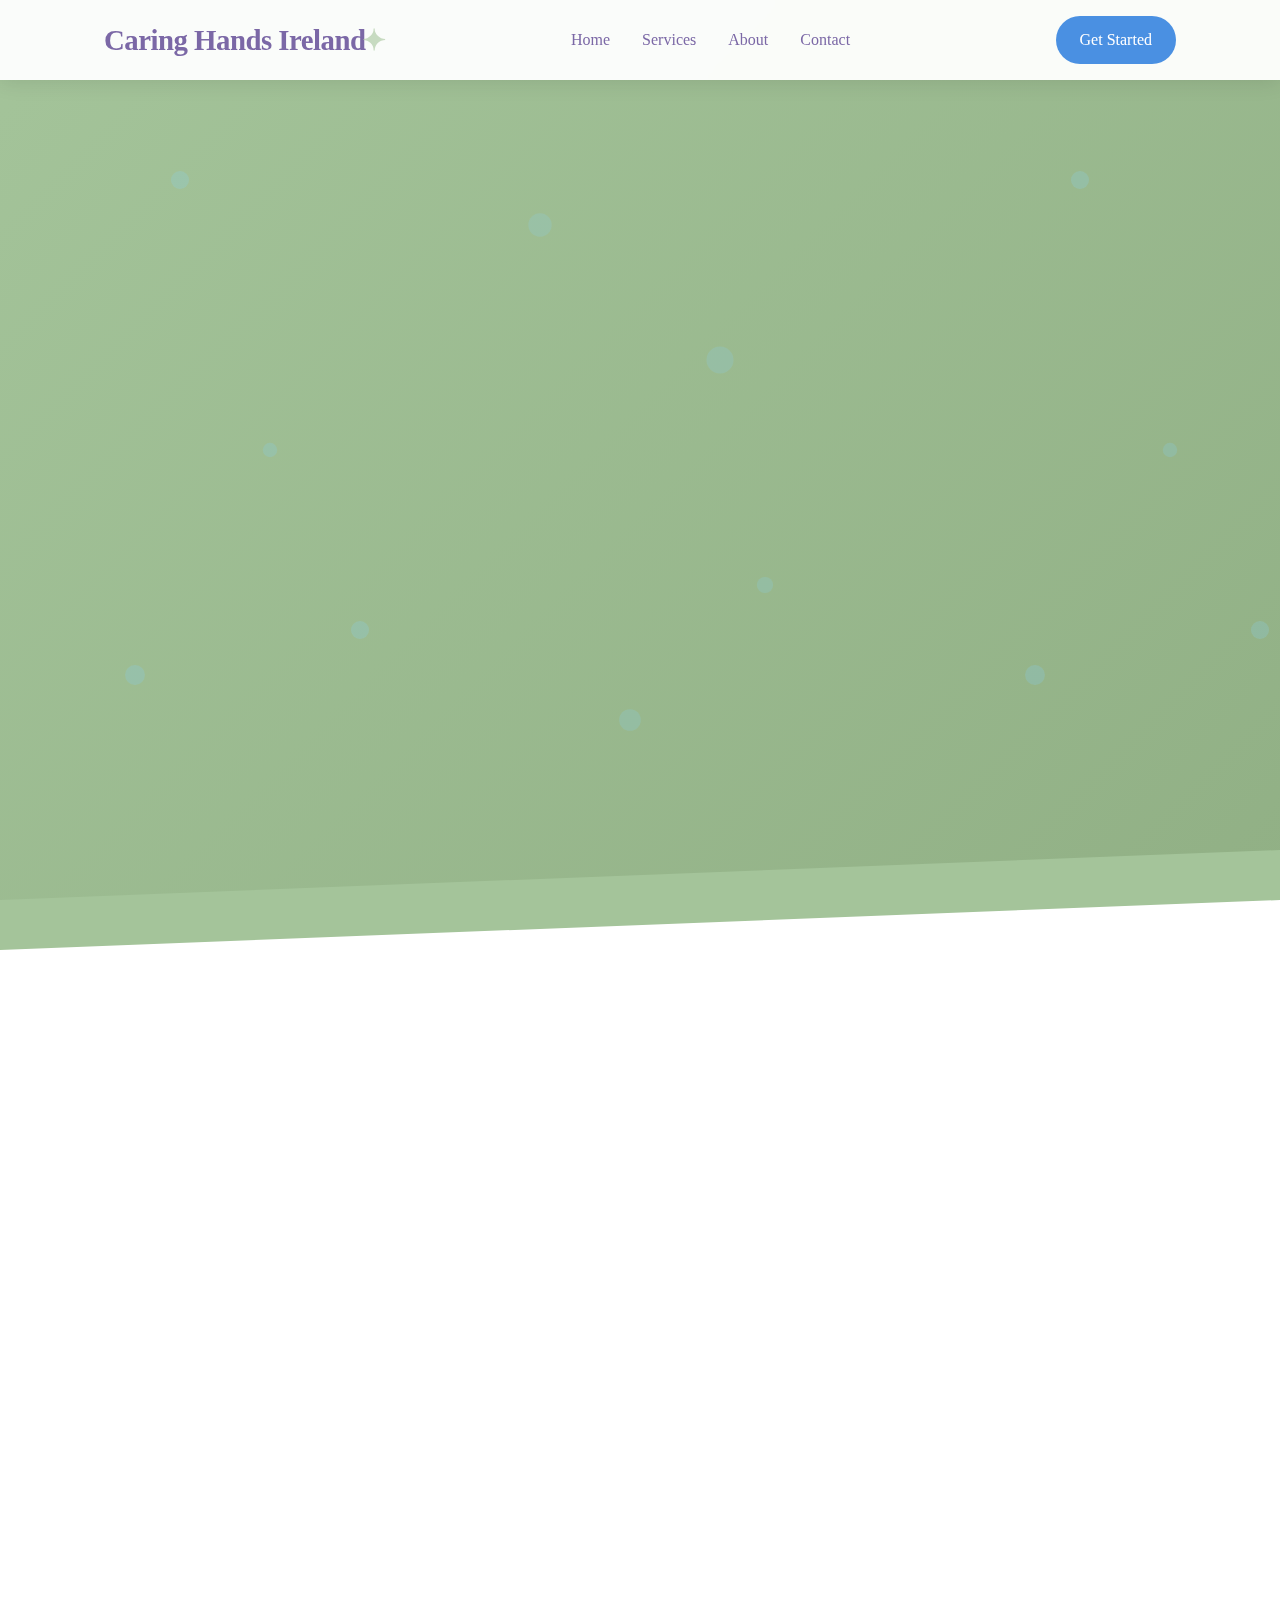
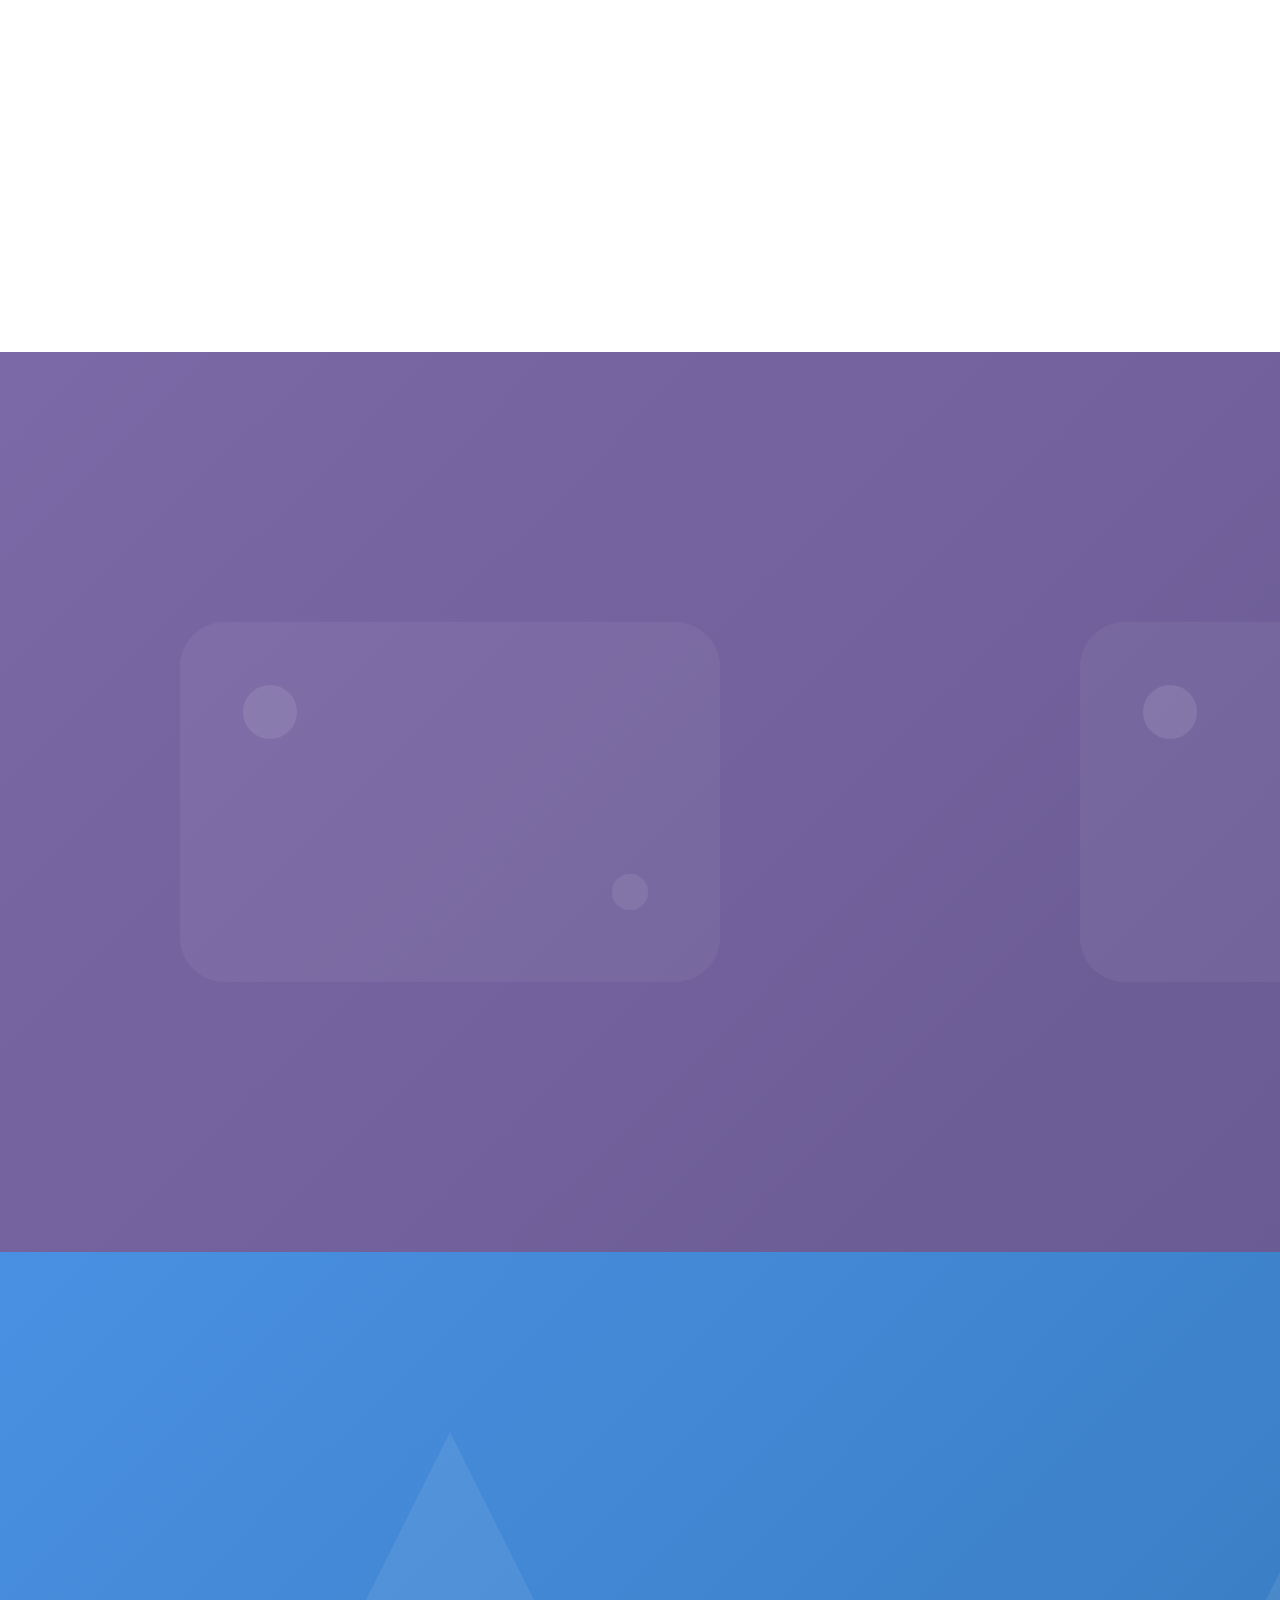
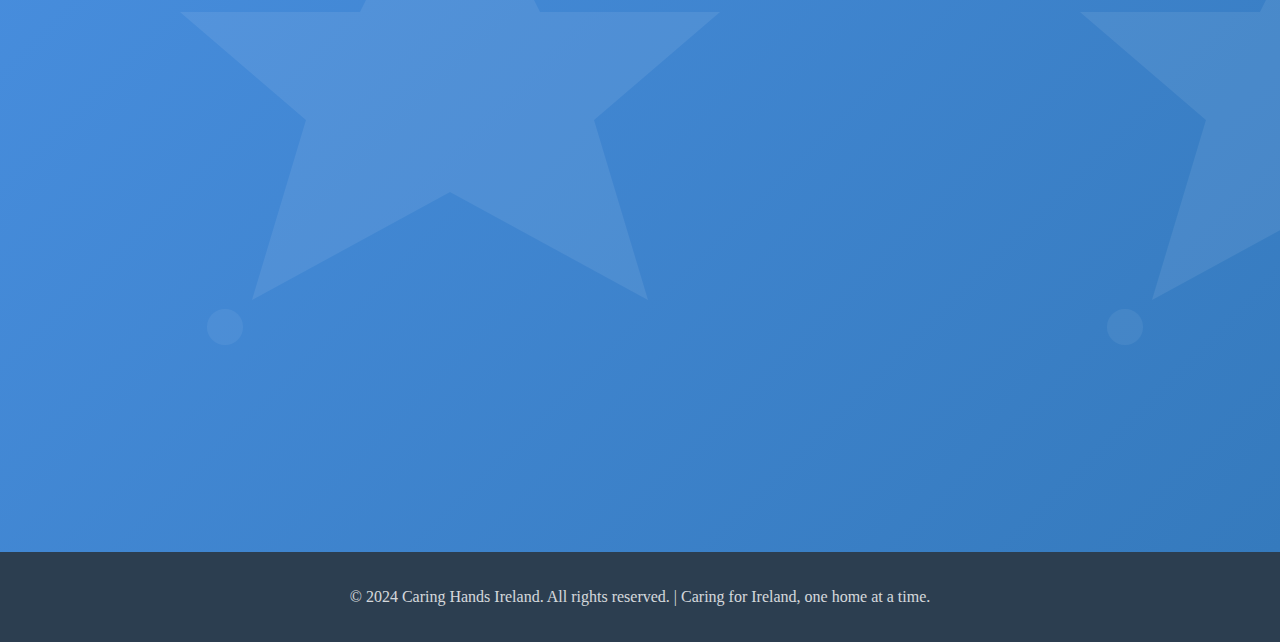
<file: index.html>
<!DOCTYPE html>
<html lang="en">
<head>
    <meta charset="UTF-8">
    <meta name="viewport" content="width=device-width, initial-scale=1.0">
    <title>Home Healthcare Services Ireland</title>
    <style>
        * {
            margin: 0;
            padding: 0;
            box-sizing: border-box;
        }

        body {
            font-family: 'Georgia', 'Times New Roman', serif;
            line-height: 1.6;
            color: #2c3e50;
            background: #A4C49A;
            overflow-x: hidden;
        }

        /* Navigation */
        .nav-container {
            background: rgba(255, 255, 255, 0.95);
            backdrop-filter: blur(10px);
            position: fixed;
            top: 0;
            width: 100%;
            z-index: 1000;
            box-shadow: 0 2px 20px rgba(0,0,0,0.1);
        }

        nav {
            display: flex;
            justify-content: space-between;
            align-items: center;
            padding: 1rem 5%;
            max-width: 1200px;
            margin: 0 auto;
        }

        .logo {
            font-size: 1.8rem;
            font-weight: 600;
            color: #7B68A6;
            letter-spacing: -0.5px;
        }

        .nav-links {
            display: flex;
            list-style: none;
            gap: 2rem;
        }

        .nav-links a {
            text-decoration: none;
            color: #7B68A6;
            font-weight: 500;
            transition: all 0.3s ease;
            position: relative;
        }

        .nav-links a:hover {
            color: #6a5b94;
        }

        .nav-links a::after {
            content: '';
            position: absolute;
            bottom: -5px;
            left: 0;
            width: 0;
            height: 2px;
            background: #7B68A6;
            transition: width 0.3s ease;
        }

        .nav-links a:hover::after {
            width: 100%;
        }

        .cta-button {
            background: #4A90E2;
            color: white;
            padding: 0.7rem 1.5rem;
            border: none;
            border-radius: 25px;
            cursor: pointer;
            font-weight: 500;
            transition: all 0.3s ease;
            text-decoration: none;
            display: inline-block;
        }

        .cta-button:hover {
            background: #357ABD;
            transform: translateY(-2px);
            box-shadow: 0 5px 15px rgba(74, 144, 226, 0.3);
        }

        /* Hero Section */
        .hero {
            min-height: 100vh;
            display: flex;
            align-items: center;
            justify-content: center;
            text-align: center;
            position: relative;
            background: linear-gradient(135deg, #A4C49A 0%, #91b085 100%);
            overflow: hidden;
        }

        .hero::before {
            content: '';
            position: absolute;
            top: 0;
            left: 0;
            right: 0;
            bottom: 0;
            background: url('data:image/svg+xml,<svg xmlns="http://www.w3.org/2000/svg" viewBox="0 0 100 100"><circle cx="20" cy="20" r="1" fill="rgba(135,206,235,0.25)"/><circle cx="80" cy="40" r="1.5" fill="rgba(135,206,235,0.22)"/><circle cx="40" cy="70" r="1" fill="rgba(135,206,235,0.25)"/><circle cx="70" cy="80" r="1.2" fill="rgba(135,206,235,0.23)"/><circle cx="30" cy="50" r="0.8" fill="rgba(135,206,235,0.24)"/><circle cx="60" cy="25" r="1.3" fill="rgba(135,206,235,0.21)"/><circle cx="15" cy="75" r="1.1" fill="rgba(135,206,235,0.26)"/><circle cx="85" cy="65" r="0.9" fill="rgba(135,206,235,0.23)"/></svg>');
            animation: float 20s infinite linear;
        }

        @keyframes float {
            0% { transform: translateY(0) translateX(0); }
            25% { transform: translateY(-10px) translateX(5px); }
            50% { transform: translateY(0) translateX(-5px); }
            75% { transform: translateY(10px) translateX(5px); }
            100% { transform: translateY(0) translateX(0); }
        }

        .hero-content {
            max-width: 800px;
            padding: 2rem;
            position: relative;
            z-index: 2;
        }

        .hero h1 {
            font-size: 3.5rem;
            margin-bottom: 1.5rem;
            color: white;
            text-shadow: 2px 2px 4px rgba(0,0,0,0.1);
            line-height: 1.2;
            font-weight: 400;
        }

        .hero p {
            font-size: 1.3rem;
            margin-bottom: 2rem;
            color: rgba(255,255,255,0.9);
            font-style: italic;
        }

        .hero .cta-button {
            font-size: 1.1rem;
            padding: 1rem 2.5rem;
            margin: 0 1rem;
            background: white;
            color: #7B68A6;
        }

        .hero .cta-button:hover {
            background: #f8f9fa;
            transform: translateY(-3px);
        }

        /* Services Section */
        .services {
            padding: 8rem 5% 5rem 5%;
            background: white;
            position: relative;
        }

        .services::before {
            content: '';
            position: absolute;
            top: -50px;
            left: 0;
            right: 0;
            height: 100px;
            background: #A4C49A;
            clip-path: polygon(0 50px, 100% 0, 100% 50px, 0 100%);
        }

        .container {
            max-width: 1200px;
            margin: 0 auto;
        }

        .section-title {
            text-align: center;
            margin-bottom: 3rem;
        }

        .section-title h2 {
            font-size: 2.5rem;
            color: #7B68A6;
            margin-bottom: 1rem;
            font-weight: 300;
        }

        .section-title p {
            font-size: 1.2rem;
            color: #666;
            max-width: 600px;
            margin: 0 auto;
            font-style: italic;
        }

        .services-grid {
            display: grid;
            grid-template-columns: repeat(auto-fit, minmax(300px, 1fr));
            gap: 2rem;
            margin-top: 3rem;
        }

        .service-card {
            background: white;
            padding: 2.5rem;
            border-radius: 15px;
            text-align: center;
            transition: all 0.3s ease;
            border: 1px solid #f0f0f0;
            position: relative;
            overflow: hidden;
        }

        .service-card::before {
            content: '';
            position: absolute;
            top: 0;
            left: -100%;
            width: 100%;
            height: 3px;
            background: linear-gradient(90deg, transparent, #7B68A6, transparent);
            transition: left 0.5s ease;
        }

        .service-card:hover::before {
            left: 100%;
        }

        .service-card:hover {
            transform: translateY(-5px);
            box-shadow: 0 10px 30px rgba(123, 104, 166, 0.1);
        }

        .service-icon {
            width: 80px;
            height: 80px;
            background: linear-gradient(135deg, #4A90E2 0%, #357ABD 100%);
            border-radius: 50%;
            margin: 0 auto 1.5rem;
            display: flex;
            align-items: center;
            justify-content: center;
            font-size: 2rem;
            color: white;
            box-shadow: 0 4px 15px rgba(74, 144, 226, 0.3);
        }

        .service-card h3 {
            font-size: 1.5rem;
            margin-bottom: 1rem;
            color: #7B68A6;
        }

        .service-card p {
            color: #666;
            line-height: 1.8;
        }

        /* Popup Book Sections */
        .popup-section {
            min-height: 100vh;
            position: relative;
            overflow: hidden;
            display: flex;
            align-items: center;
            justify-content: center;
            padding: 5rem 5%;
        }

        .popup-content {
            transform: translateY(100px) rotateX(-15deg);
            opacity: 0;
            transition: all 0.8s cubic-bezier(0.25, 0.46, 0.45, 0.94);
            transform-style: preserve-3d;
            perspective: 1000px;
            max-width: 1200px;
            width: 100%;
        }

        .popup-content.popup-active {
            transform: translateY(0) rotateX(0deg);
            opacity: 1;
        }

        /* About Popup */
        .about-popup {
            background: linear-gradient(135deg, #7B68A6 0%, #6a5b94 100%);
            color: white;
        }

        .about-popup::before {
            content: '';
            position: absolute;
            top: 0;
            left: 0;
            right: 0;
            bottom: 0;
            background: url('data:image/svg+xml,<svg xmlns="http://www.w3.org/2000/svg" viewBox="0 0 100 100"><rect x="20" y="30" width="60" height="40" fill="rgba(255,255,255,0.05)" rx="5"/><circle cx="30" cy="40" r="3" fill="rgba(255,255,255,0.1)"/><circle cx="70" cy="60" r="2" fill="rgba(255,255,255,0.08)"/></svg>');
            animation: gentle-float 25s infinite linear;
        }

        @keyframes gentle-float {
            0% { transform: translateY(0) scale(1); }
            50% { transform: translateY(-20px) scale(1.02); }
            100% { transform: translateY(0) scale(1); }
        }

        .about-content {
            display: grid;
            grid-template-columns: 1fr 1fr;
            gap: 4rem;
            align-items: center;
        }

        .about-text h2 {
            font-size: 2.5rem;
            margin-bottom: 1.5rem;
            font-weight: 300;
        }

        .about-text p {
            font-size: 1.1rem;
            margin-bottom: 1.5rem;
            line-height: 1.8;
            opacity: 0.9;
        }

        .about-image {
            background: rgba(255, 255, 255, 0.1);
            height: 400px;
            border-radius: 20px;
            position: relative;
            backdrop-filter: blur(10px);
            border: 1px solid rgba(255, 255, 255, 0.2);
        }

        .about-image::before {
            content: 'Our Story';
            position: absolute;
            top: 50%;
            left: 50%;
            transform: translate(-50%, -50%);
            color: white;
            font-size: 1.2rem;
            font-style: italic;
        }

        /* Contact Popup */
        .contact-popup {
            background: linear-gradient(135deg, #4A90E2 0%, #357ABD 100%);
            color: white;
        }

        .contact-popup::before {
            content: '';
            position: absolute;
            top: 0;
            left: 0;
            right: 0;
            bottom: 0;
            background: url('data:image/svg+xml,<svg xmlns="http://www.w3.org/2000/svg" viewBox="0 0 100 100"><polygon points="50,20 60,40 80,40 66,52 72,72 50,60 28,72 34,52 20,40 40,40" fill="rgba(255,255,255,0.08)"/><circle cx="25" cy="75" r="2" fill="rgba(255,255,255,0.06)"/></svg>');
            animation: sparkle-drift 30s infinite linear;
        }

        @keyframes sparkle-drift {
            0% { transform: rotate(0deg) translateX(0); }
            100% { transform: rotate(360deg) translateX(10px); }
        }

        .contact-content {
            text-align: center;
        }

        .contact-content h2 {
            font-size: 2.5rem;
            margin-bottom: 1rem;
            font-weight: 300;
        }

        .contact-content > p {
            font-size: 1.2rem;
            margin-bottom: 2rem;
            opacity: 0.9;
            font-style: italic;
        }

        .contact-info {
            display: grid;
            grid-template-columns: repeat(auto-fit, minmax(250px, 1fr));
            gap: 2rem;
            margin-top: 3rem;
        }

        .contact-item {
            background: rgba(255, 255, 255, 0.15);
            padding: 2rem;
            border-radius: 15px;
            text-align: center;
            backdrop-filter: blur(10px);
            border: 1px solid rgba(255, 255, 255, 0.2);
            transition: all 0.3s ease;
        }

        .contact-item:hover {
            transform: translateY(-5px);
            background: rgba(255, 255, 255, 0.25);
        }

        .contact-item h3 {
            font-size: 1.1rem;
            margin-bottom: 0.5rem;
            color: #A4C49A;
        }

        .contact-item p {
            font-size: 1rem;
            margin: 0;
        }

        /* Footer */
        footer {
            background: #2c3e50;
            color: white;
            text-align: center;
            padding: 2rem 5%;
        }

        footer p {
            opacity: 0.8;
        }

        /* Responsive Design */
        @media (max-width: 768px) {
            .nav-links {
                display: none;
            }

            .hero h1 {
                font-size: 2.5rem;
            }

            .hero p {
                font-size: 1.1rem;
            }

            .about-content {
                grid-template-columns: 1fr;
                text-align: center;
            }

            .contact-info {
                grid-template-columns: 1fr;
            }

            nav {
                padding: 1rem 5%;
            }
        }

        /* Animations */
        .fade-in {
            opacity: 0;
            transform: translateY(30px);
            animation: fadeInUp 0.8s ease forwards;
        }

        @keyframes fadeInUp {
            to {
                opacity: 1;
                transform: translateY(0);
            }
        }

        .mystique-accent {
            position: relative;
        }

        .mystique-accent::after {
            content: '✦';
            position: absolute;
            right: -20px;
            top: 50%;
            transform: translateY(-50%);
            color: #A4C49A;
            opacity: 0.6;
            animation: sparkle-accent 3s ease-in-out infinite;
        }

        @keyframes sparkle-accent {
            0%, 100% { opacity: 0.6; transform: translateY(-50%) scale(1); }
            50% { opacity: 1; transform: translateY(-50%) scale(1.2); }
        }
    </style>
</head>
<body>
    <!-- Navigation -->
    <div class="nav-container">
        <nav>
            <div class="logo mystique-accent">Caring Hands Ireland</div>
            <ul class="nav-links">
                <li><a href="#home">Home</a></li>
                <li><a href="#services">Services</a></li>
                <li><a href="#about">About</a></li>
                <li><a href="#contact">Contact</a></li>
            </ul>
            <a href="#contact" class="cta-button">Get Started</a>
        </nav>
    </div>

    <!-- Hero Section -->
    <section class="hero" id="home">
        <div class="hero-content fade-in">
            <h1 class="mystique-accent">Compassionate Care in Your Home</h1>
            <p>Professional healthcare services delivered with warmth and dignity across Ireland</p>
            <a href="#services" class="cta-button">Discover Our Care</a>
            <a href="#contact" class="cta-button">Schedule Consultation</a>
        </div>
    </section>

    <!-- Services Section -->
    <section class="services" id="services">
        <div class="container">
            <div class="section-title fade-in">
                <h2 class="mystique-accent">Our Services</h2>
                <p>Comprehensive healthcare services tailored to your unique needs</p>
            </div>
            <div class="services-grid">
                <div class="service-card fade-in">
                    <div class="service-icon">🏥</div>
                    <h3>Personal Care</h3>
                    <p>Assistance with daily living activities, maintaining dignity and independence in your own home.</p>
                </div>
                <div class="service-card fade-in">
                    <div class="service-icon">💊</div>
                    <h3>Medication Management</h3>
                    <p>Safe and reliable medication administration and monitoring by qualified healthcare professionals.</p>
                </div>
                <div class="service-card fade-in">
                    <div class="service-icon">🩺</div>
                    <h3>Health Monitoring</h3>
                    <p>Regular health assessments and vital sign monitoring to ensure your wellbeing.</p>
                </div>
                <div class="service-card fade-in">
                    <div class="service-icon">❤️</div>
                    <h3>Companionship</h3>
                    <p>Emotional support and social interaction to enhance quality of life and mental wellbeing.</p>
                </div>
                <div class="service-card fade-in">
                    <div class="service-icon">🏠</div>
                    <h3>Household Support</h3>
                    <p>Light housekeeping, meal preparation, and other domestic tasks to maintain a comfortable home.</p>
                </div>
                <div class="service-card fade-in">
                    <div class="service-icon">👩‍⚕️</div>
                    <h3>Specialized Nursing</h3>
                    <p>Expert nursing care for complex medical conditions and post-operative recovery.</p>
                </div>
            </div>
        </div>
    </section>

    <!-- About Popup Section -->
    <section class="popup-section about-popup" id="about">
        <div class="popup-content">
            <div class="about-content">
                <div class="about-text">
                    <h2 class="mystique-accent">About Caring Hands</h2>
                    <p>Founded with a mission to bring compassionate, professional healthcare directly to your doorstep, Caring Hands Ireland has been serving families across the country for over a decade.</p>
                    <p>Our team of qualified healthcare professionals understands that there's no place like home. We believe that quality care should never require you to leave the comfort and familiarity of your own space.</p>
                    <p>Every member of our team is carefully selected, thoroughly trained, and committed to upholding the highest standards of care while treating each client with the respect and dignity they deserve.</p>
                    <a href="#contact" class="cta-button">Learn More</a>
                </div>
                <div class="about-image">
                    <!-- Your image will go here -->
                </div>
            </div>
        </div>
    </section>

    <!-- Contact Popup Section -->
    <section class="popup-section contact-popup" id="contact">
        <div class="popup-content">
            <div class="contact-content">
                <h2 class="mystique-accent">Get In Touch</h2>
                <p>Ready to discuss how we can support you or your loved ones? We're here to help.</p>
                <div class="contact-info">
                    <div class="contact-item">
                        <h3>Phone</h3>
                        <p>+353 1 234 5678</p>
                        <p style="font-size: 0.9rem; opacity: 0.8;">24/7 Emergency Line</p>
                    </div>
                    <div class="contact-item">
                        <h3>Email</h3>
                        <p>info@caringhands.ie</p>
                        <p style="font-size: 0.9rem; opacity: 0.8;">Response within 2 hours</p>
                    </div>
                    <div class="contact-item">
                        <h3>Service Areas</h3>
                        <p>Dublin, Cork, Galway</p>
                        <p style="font-size: 0.9rem; opacity: 0.8;">Expanding nationwide</p>
                    </div>
                    <div class="contact-item">
                        <h3>Hours</h3>
                        <p>Available 24/7</p>
                        <p style="font-size: 0.9rem; opacity: 0.8;">Flexible scheduling</p>
                    </div>
                </div>
            </div>
        </div>
    </section>

    <!-- Footer -->
    <footer>
        <div class="container">
            <p>&copy; 2024 Caring Hands Ireland. All rights reserved. | Caring for Ireland, one home at a time.</p>
        </div>
    </footer>

    <script>
        // Smooth scrolling for navigation links
        document.querySelectorAll('a[href^="#"]').forEach(anchor => {
            anchor.addEventListener('click', function (e) {
                e.preventDefault();
                const target = document.querySelector(this.getAttribute('href'));
                if (target) {
                    target.scrollIntoView({
                        behavior: 'smooth',
                        block: 'start'
                    });
                }
            });
        });

        // Popup book effect on scroll
        function handlePopupEffects() {
            const popupSections = document.querySelectorAll('.popup-content');
            
            popupSections.forEach(popup => {
                const rect = popup.getBoundingClientRect();
                const isVisible = rect.top < window.innerHeight * 0.8 && rect.bottom > 0;
                
                if (isVisible) {
                    popup.classList.add('popup-active');
                } else {
                    popup.classList.remove('popup-active');
                }
            });
        }

        // Fade in animation on scroll
        const observerOptions = {
            threshold: 0.1,
            rootMargin: '0px 0px -50px 0px'
        };

        const observer = new IntersectionObserver((entries) => {
            entries.forEach(entry => {
                if (entry.isIntersecting) {
                    entry.target.style.animationDelay = '0.2s';
                    entry.target.classList.add('fade-in');
                }
            });
        }, observerOptions);

        document.querySelectorAll('.fade-in').forEach(el => {
            observer.observe(el);
        });

        // Add scroll event listeners
        window.addEventListener('scroll', () => {
            handlePopupEffects();
            
            // Add subtle parallax effect to hero
            const scrolled = window.pageYOffset;
            const hero = document.querySelector('.hero');
            if (hero) {
                hero.style.transform = `translateY(${scrolled * 0.5}px)`;
            }
        });

        // Initialize popup effects
        document.addEventListener('DOMContentLoaded', () => {
            handlePopupEffects();
        });
    </script>
</body>
</html>
</file>
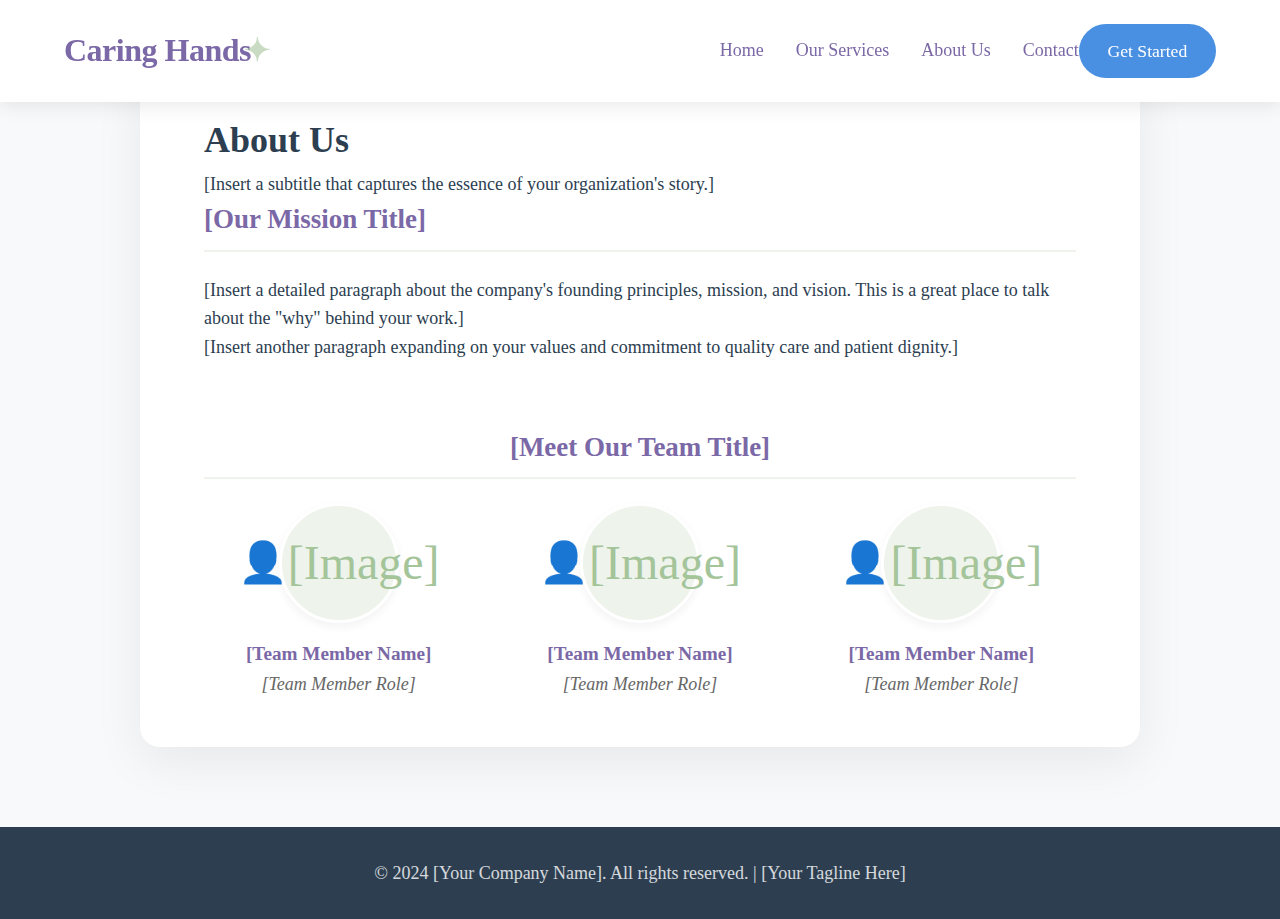
<file: about.html>
<!DOCTYPE html>
<html lang="en">
<head>
    <meta charset="UTF-8">
    <meta name="viewport" content="width=device-width, initial-scale=1.0">
    <title>About Us | Caring Hands Ireland</title>
    <link rel="stylesheet" href="style.css">
</head>
<body>
    <!-- Navigation -->
    <div class="nav-container">
        <nav>
            <a href="index.html" class="logo mystique-accent">Caring Hands</a>
            <ul class="nav-links">
                <li><a href="index.html">Home</a></li>
                <li><a href="services.html">Our Services</a></li>
                <li><a href="about.html">About Us</a></li>
                <li><a href="contact.html">Contact</a></li>
            </ul>
            <a href="contact.html" class="cta-button">Get Started</a>
        </nav>
    </div>

    <!-- Main Content -->
    <main class="subpage-main">
        <div class="subpage-content">
            <h1>About Us</h1>
            <p class="subtitle">[Insert a subtitle that captures the essence of your organization's story.]</p>
            
            <h2>[Our Mission Title]</h2>
            <p>[Insert a detailed paragraph about the company's founding principles, mission, and vision. This is a great place to talk about the "why" behind your work.]</p>
            <p>[Insert another paragraph expanding on your values and commitment to quality care and patient dignity.]</p>

            <h2 style="text-align: center; margin-top: 4rem;">[Meet Our Team Title]</h2>
            <div class="team-grid">
                <div class="team-member">
                    <div class="team-member-img">[Image]</div>
                    <h4>[Team Member Name]</h4>
                    <p>[Team Member Role]</p>
                </div>
                <div class="team-member">
                    <div class="team-member-img">[Image]</div>
                    <h4>[Team Member Name]</h4>
                    <p>[Team Member Role]</p>
                </div>
                <div class="team-member">
                    <div class="team-member-img">[Image]</div>
                    <h4>[Team Member Name]</h4>
                    <p>[Team Member Role]</p>
                </div>
            </div>
        </div>
    </main>

    <!-- Footer -->
    <footer>
        <div class="container">
            <p>&copy; 2024 [Your Company Name]. All rights reserved. | [Your Tagline Here]</p>
        </div>
    </footer>
    <script src="script.js"></script>
</body>
</html>
</file>
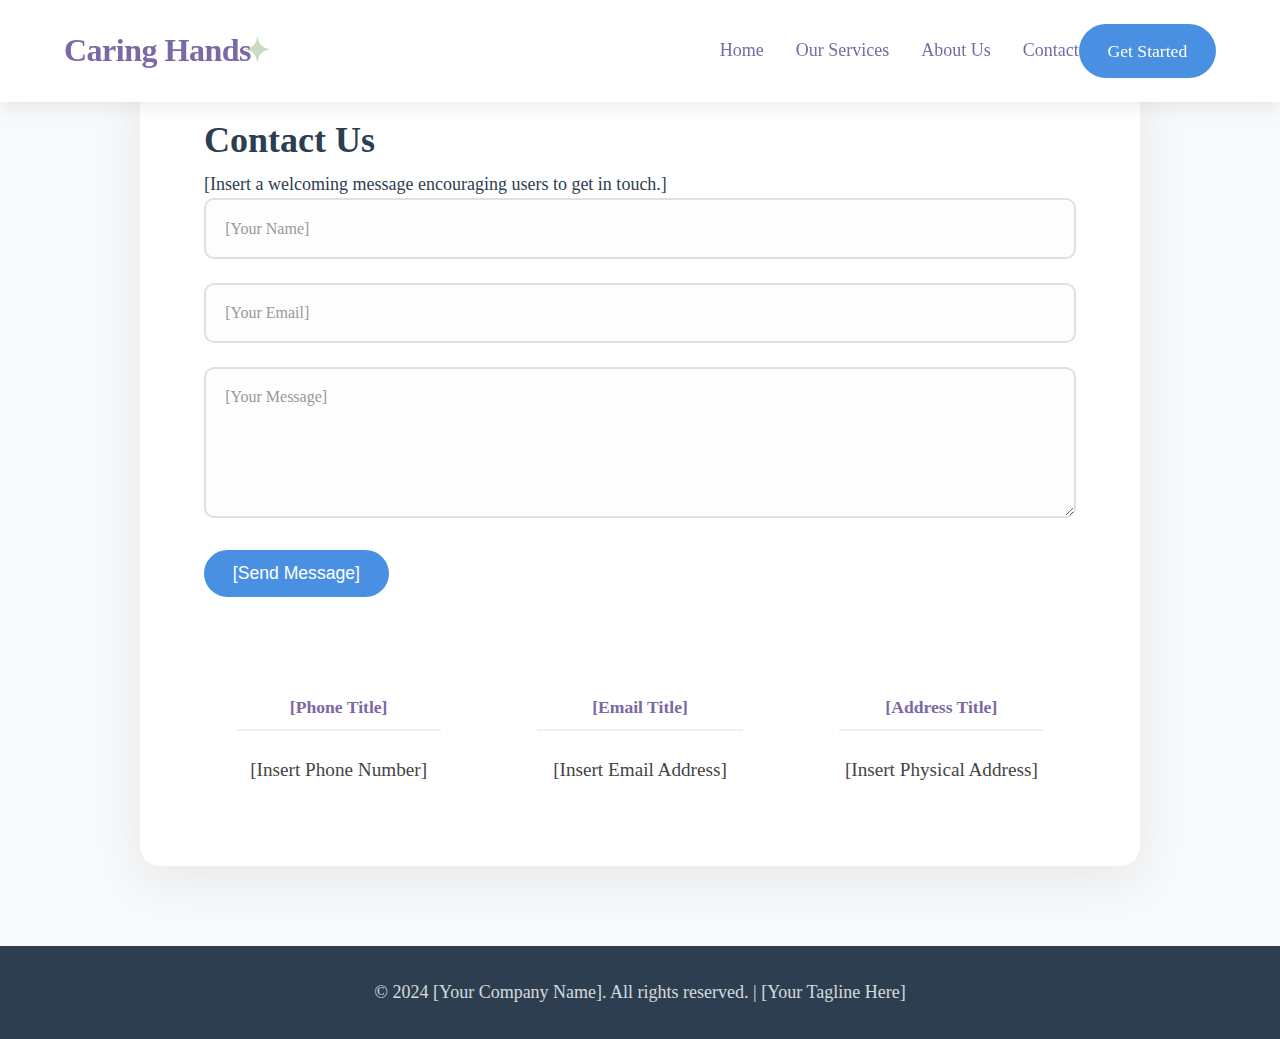
<file: contact.html>
<!DOCTYPE html>
<html lang="en">
<head>
    <meta charset="UTF-8">
    <meta name="viewport" content="width=device-width, initial-scale=1.0">
    <title>Contact Us | Caring Hands Ireland</title>
    <link rel="stylesheet" href="style.css">
</head>
<body>
    <!-- Navigation -->
    <div class="nav-container">
        <nav>
            <a href="index.html" class="logo mystique-accent">Caring Hands</a>
            <ul class="nav-links">
                <li><a href="index.html">Home</a></li>
                <li><a href="services.html">Our Services</a></li>
                <li><a href="about.html">About Us</a></li>
                <li><a href="contact.html">Contact</a></li>
            </ul>
            <a href="contact.html" class="cta-button">Get Started</a>
            <button class="hamburger-menu" aria-label="Open navigation menu" aria-expanded="false">
                <span class="hamburger-bar"></span>
                <span class="hamburger-bar"></span>
                <span class="hamburger-bar"></span>
            </button>
        </nav>
    </div>

    <!-- Main Content -->
    <main class="subpage-main">
        <div class="subpage-content">
            <h1>Contact Us</h1>
            <p class="subtitle">[Insert a welcoming message encouraging users to get in touch.]</p>
            
            <form action="#" method="POST" class="contact-form">
                <input type="text" name="name" placeholder="[Your Name]" required>
                <input type="email" name="email" placeholder="[Your Email]" required>
                <textarea name="message" rows="6" placeholder="[Your Message]" required></textarea>
                <button type="submit" class="cta-button">[Send Message]</button>
            </form>

            <div class="contact-info" style="margin-top: 4rem; text-align: center; color: #444;">
                <div class="contact-item" style="background: none; backdrop-filter: none; border: none;">
                    <h3>[Phone Title]</h3>
                    <p>[Insert Phone Number]</p>
                </div>
                <div class="contact-item" style="background: none; backdrop-filter: none; border: none;">
                    <h3>[Email Title]</h3>
                    <p>[Insert Email Address]</p>
                </div>
                <div class="contact-item" style="background: none; backdrop-filter: none; border: none;">
                    <h3>[Address Title]</h3>
                    <p>[Insert Physical Address]</p>
                </div>
            </div>
        </div>
    </main>

    <!-- Footer -->
    <footer>
        <div class="container">
            <p>&copy; 2024 [Your Company Name]. All rights reserved. | [Your Tagline Here]</p>
        </div>
    </footer>
    <script src="script.js"></script>
</body>
</html>
</file>
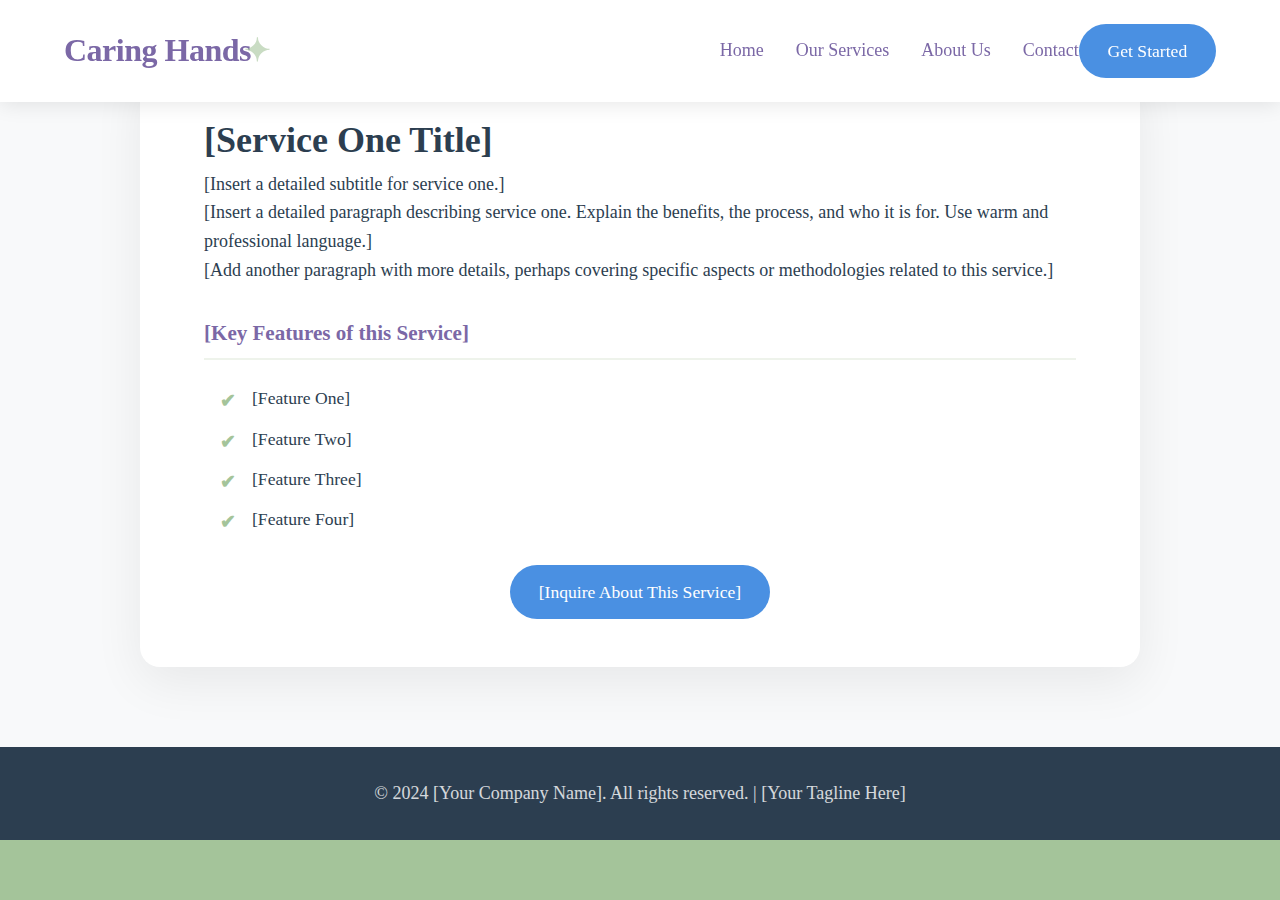
<file: service-1.html>
<!DOCTYPE html>
<html lang="en">
<head>
    <meta charset="UTF-8">
    <meta name="viewport" content="width=device-width, initial-scale=1.0">
    <title>[Service One Title] | Caring Hands Ireland</title>
    <link rel="stylesheet" href="style.css">
</head>
<body>
    <!-- Navigation -->
    <div class="nav-container">
        <nav>
            <a href="index.html" class="logo mystique-accent">Caring Hands</a>
            <ul class="nav-links">
                <li><a href="index.html">Home</a></li>
                <li><a href="services.html">Our Services</a></li>
                <li><a href="about.html">About Us</a></li>
                <li><a href="contact.html">Contact</a></li>
            </ul>
            <a href="contact.html" class="cta-button">Get Started</a>
            <button class="hamburger-menu" aria-label="Open navigation menu" aria-expanded="false">
                <span class="hamburger-bar"></span>
                <span class="hamburger-bar"></span>
                <span class="hamburger-bar"></span>
            </button>
        </nav>
    </div>

    <!-- Main Content -->
    <main class="subpage-main">
        <div class="subpage-content">
            <h1>[Service One Title]</h1>
            <p class="subtitle">[Insert a detailed subtitle for service one.]</p>
            
            <p>[Insert a detailed paragraph describing service one. Explain the benefits, the process, and who it is for. Use warm and professional language.]</p>
            <p>[Add another paragraph with more details, perhaps covering specific aspects or methodologies related to this service.]</p>
            
            <h3 style="color: #7b68a6; margin-top: 2rem;">[Key Features of this Service]</h3>
            <ul>
                <li>[Feature One]</li>
                <li>[Feature Two]</li>
                <li>[Feature Three]</li>
                <li>[Feature Four]</li>
            </ul>

            <a href="contact.html" class="cta-button" style="display: block; width: fit-content; margin: 2rem auto 0;">[Inquire About This Service]</a>
        </div>
    </main>

    <!-- Footer -->
    <footer>
        <div class="container">
            <p>&copy; 2024 [Your Company Name]. All rights reserved. | [Your Tagline Here]</p>
        </div>
    </footer>
    <script src="script.js"></script>
</body>
</html>
</file>
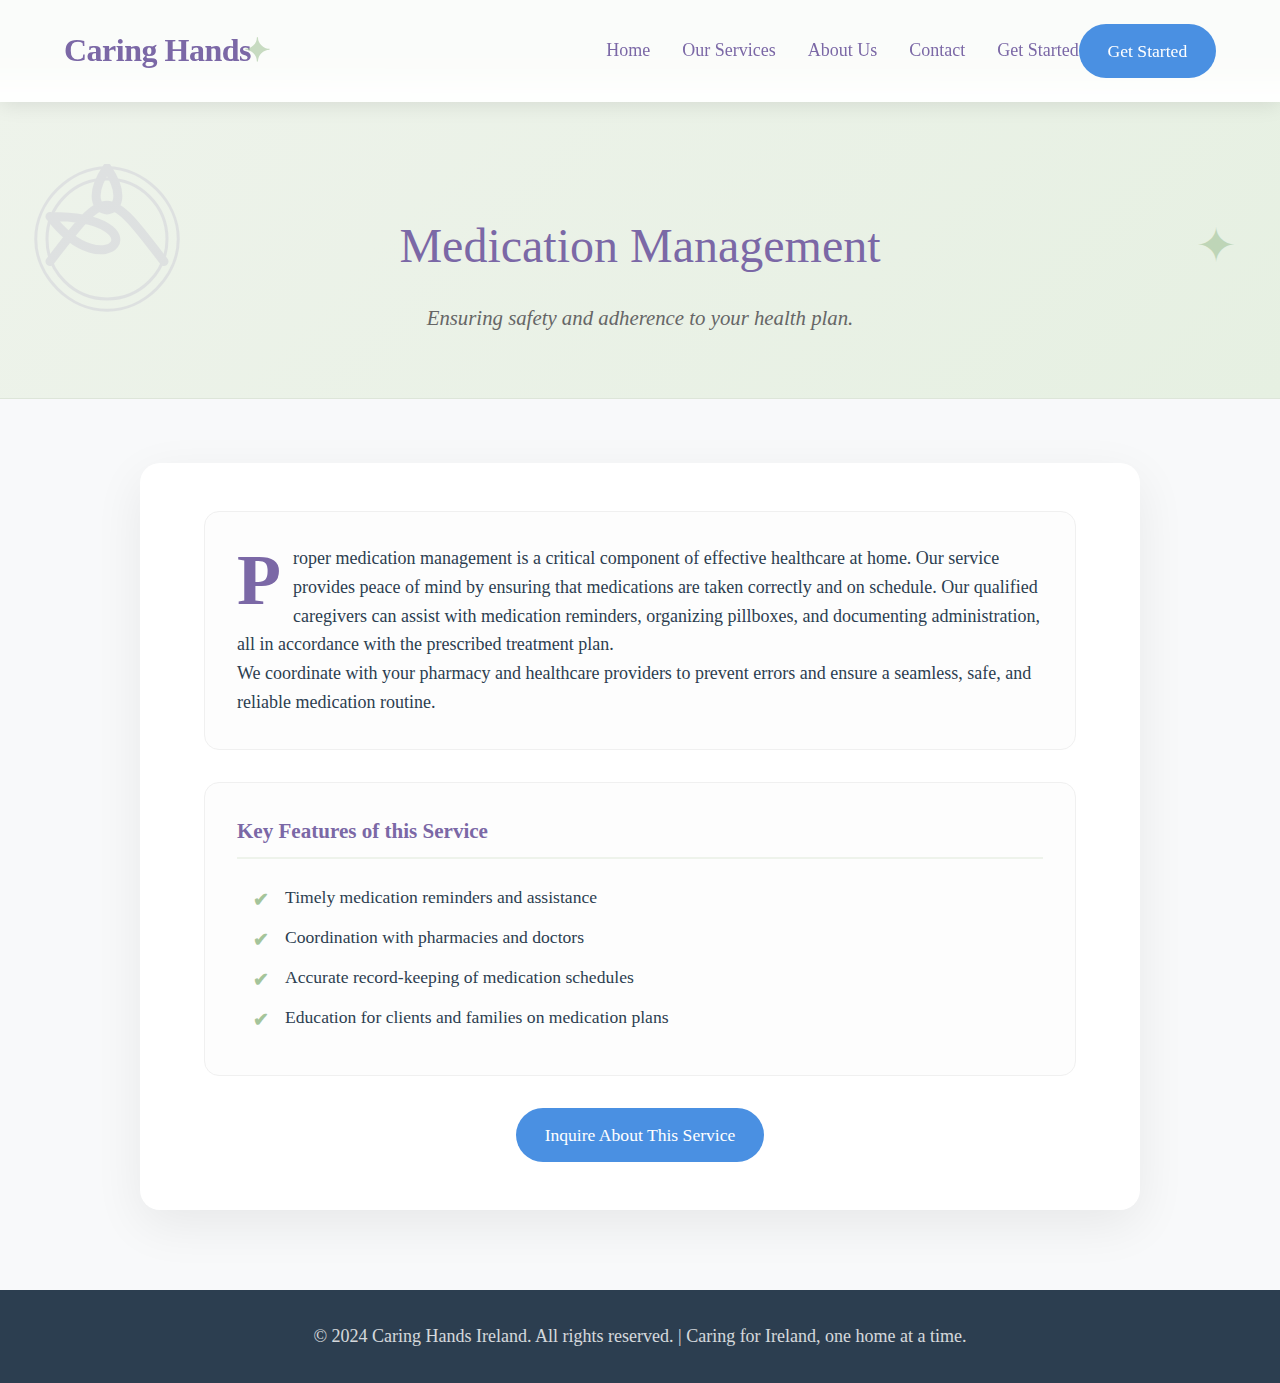
<file: service-2.html>
<!DOCTYPE html>
<html lang="en">
<head>
    <meta charset="UTF-8">
    <meta name="viewport" content="width=device-width, initial-scale=1.0">
    <title>Medication Management | Caring Hands Ireland</title>
    <link rel="stylesheet" href="style.css">
</head>
<body>
    <!-- Navigation -->
    <div class="nav-container">
        <nav>
            <a href="index.html" class="logo mystique-accent">Caring Hands</a>
            <ul class="nav-links">
                <li><a href="index.html">Home</a></li>
                <li><a href="services.html">Our Services</a></li>
                <li><a href="about.html">About Us</a></li>
                <li><a href="contact.html">Contact</a></li>
                <li><a href="contact.html" class="cta-mobile-link">Get Started</a></li>
            </ul>
            <a href="contact.html" class="cta-button">Get Started</a>
            <button class="hamburger-menu" aria-label="Open navigation menu" aria-expanded="false">
                <span class="hamburger-bar"></span>
                <span class="hamburger-bar"></span>
                <span class="hamburger-bar"></span>
            </button>
        </nav>
    </div>

    <!-- Subpage Header -->
    <header class="subpage-header">
        <div class="container">
            <h1 class="mystique-accent">Medication Management</h1>
            <p class="subtitle">Ensuring safety and adherence to your health plan.</p>
        </div>
    </header>

    <!-- Main Content -->
    <main class="subpage-main">
        <div class="subpage-content">
            <div class="content-section">
                <p>Proper medication management is a critical component of effective healthcare at home. Our service provides peace of mind by ensuring that medications are taken correctly and on schedule. Our qualified caregivers can assist with medication reminders, organizing pillboxes, and documenting administration, all in accordance with the prescribed treatment plan.</p>
                <p>We coordinate with your pharmacy and healthcare providers to prevent errors and ensure a seamless, safe, and reliable medication routine.</p>
            </div>
            <div class="content-section">
                <h3>Key Features of this Service</h3>
                <ul>
                    <li>Timely medication reminders and assistance</li>
                    <li>Coordination with pharmacies and doctors</li>
                    <li>Accurate record-keeping of medication schedules</li>
                    <li>Education for clients and families on medication plans</li>
                </ul>
            </div>
            <a href="contact.html" class="cta-button" style="display: block; width: fit-content; margin: 2rem auto 0;">Inquire About This Service</a>
        </div>
    </main>

    <!-- Footer -->
    <footer>
        <div class="container">
            <p>&copy; 2024 Caring Hands Ireland. All rights reserved. | Caring for Ireland, one home at a time.</p>
        </div>
    </footer>
    <script src="script.js"></script>
</body>
</html>
</file>
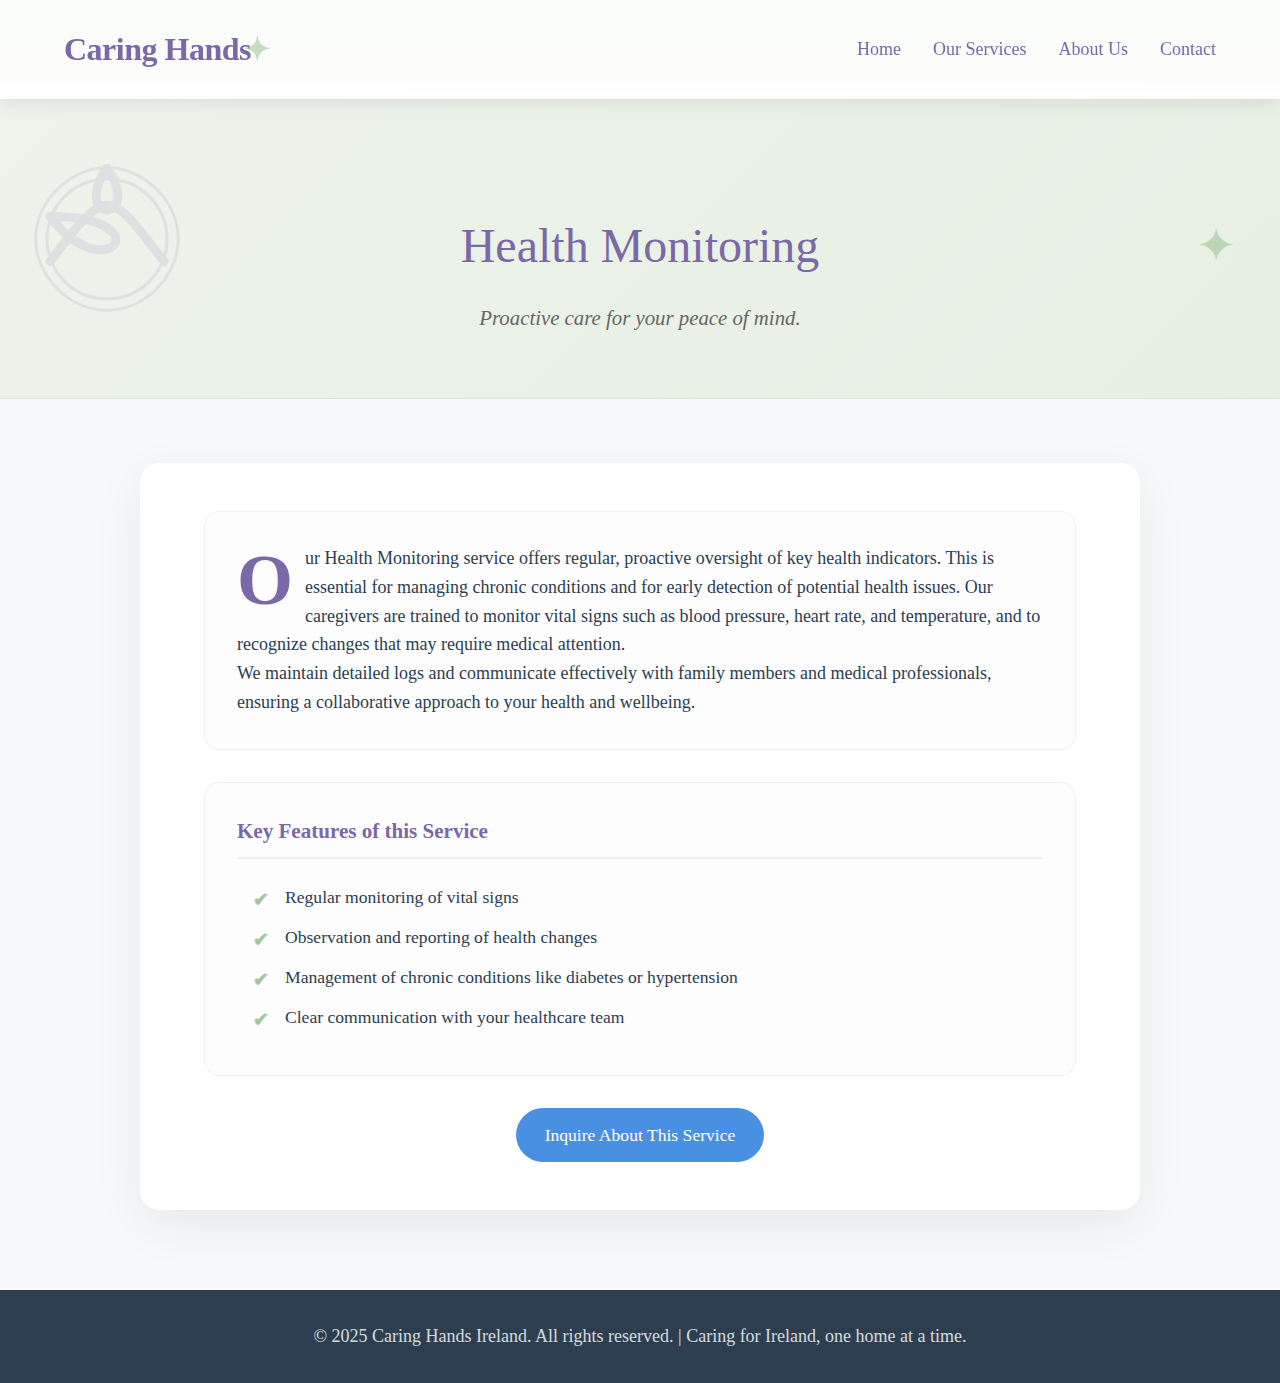
<file: service-3.html>
<!DOCTYPE html>
<html lang="en">
<head>
    <meta charset="UTF-8">
    <meta name="viewport" content="width=device-width, initial-scale=1.0">
    <title>Health Monitoring | Caring Hands Ireland</title>
    <link rel="stylesheet" href="style.css">
</head>
<body>
    <!-- Navigation -->
    <div class="nav-container">
        <nav>
            <a href="index.html" class="logo mystique-accent">Caring Hands</a>
            <ul class="nav-links">
                <li><a href="index.html">Home</a></li>
                <li><a href="services.html">Our Services</a></li>
                <li><a href="about.html">About Us</a></li>
                <li><a href="contact.html">Contact</a></li>
            </ul>
            <button class="hamburger-menu" aria-label="Open navigation menu" aria-expanded="false">
                <span class="hamburger-bar"></span>
                <span class="hamburger-bar"></span>
                <span class="hamburger-bar"></span>
            </button>
        </nav>
    </div>

    <!-- Subpage Header -->
    <header class="subpage-header">
        <div class="container">
            <h1 class="mystique-accent">Health Monitoring</h1>
            <p class="subtitle">Proactive care for your peace of mind.</p>
        </div>
    </header>

    <!-- Main Content -->
    <main class="subpage-main">
        <div class="subpage-content">
            <div class="content-section">
                <p>Our Health Monitoring service offers regular, proactive oversight of key health indicators. This is essential for managing chronic conditions and for early detection of potential health issues. Our caregivers are trained to monitor vital signs such as blood pressure, heart rate, and temperature, and to recognize changes that may require medical attention.</p>
                <p>We maintain detailed logs and communicate effectively with family members and medical professionals, ensuring a collaborative approach to your health and wellbeing.</p>
            </div>
            <div class="content-section">
                <h3>Key Features of this Service</h3>
                <ul>
                    <li>Regular monitoring of vital signs</li>
                    <li>Observation and reporting of health changes</li>
                    <li>Management of chronic conditions like diabetes or hypertension</li>
                    <li>Clear communication with your healthcare team</li>
                </ul>
            </div>
            <a href="contact.html" class="cta-button" style="display: block; width: fit-content; margin: 2rem auto 0;">Inquire About This Service</a>
        </div>
    </main>

    <!-- Footer -->
    <footer>
        <div class="container">
            <p>&copy; 2025 Caring Hands Ireland. All rights reserved. | Caring for Ireland, one home at a time.</p>
        </div>
    </footer>
    <script src="script.js"></script>
</body>
</html>
</file>
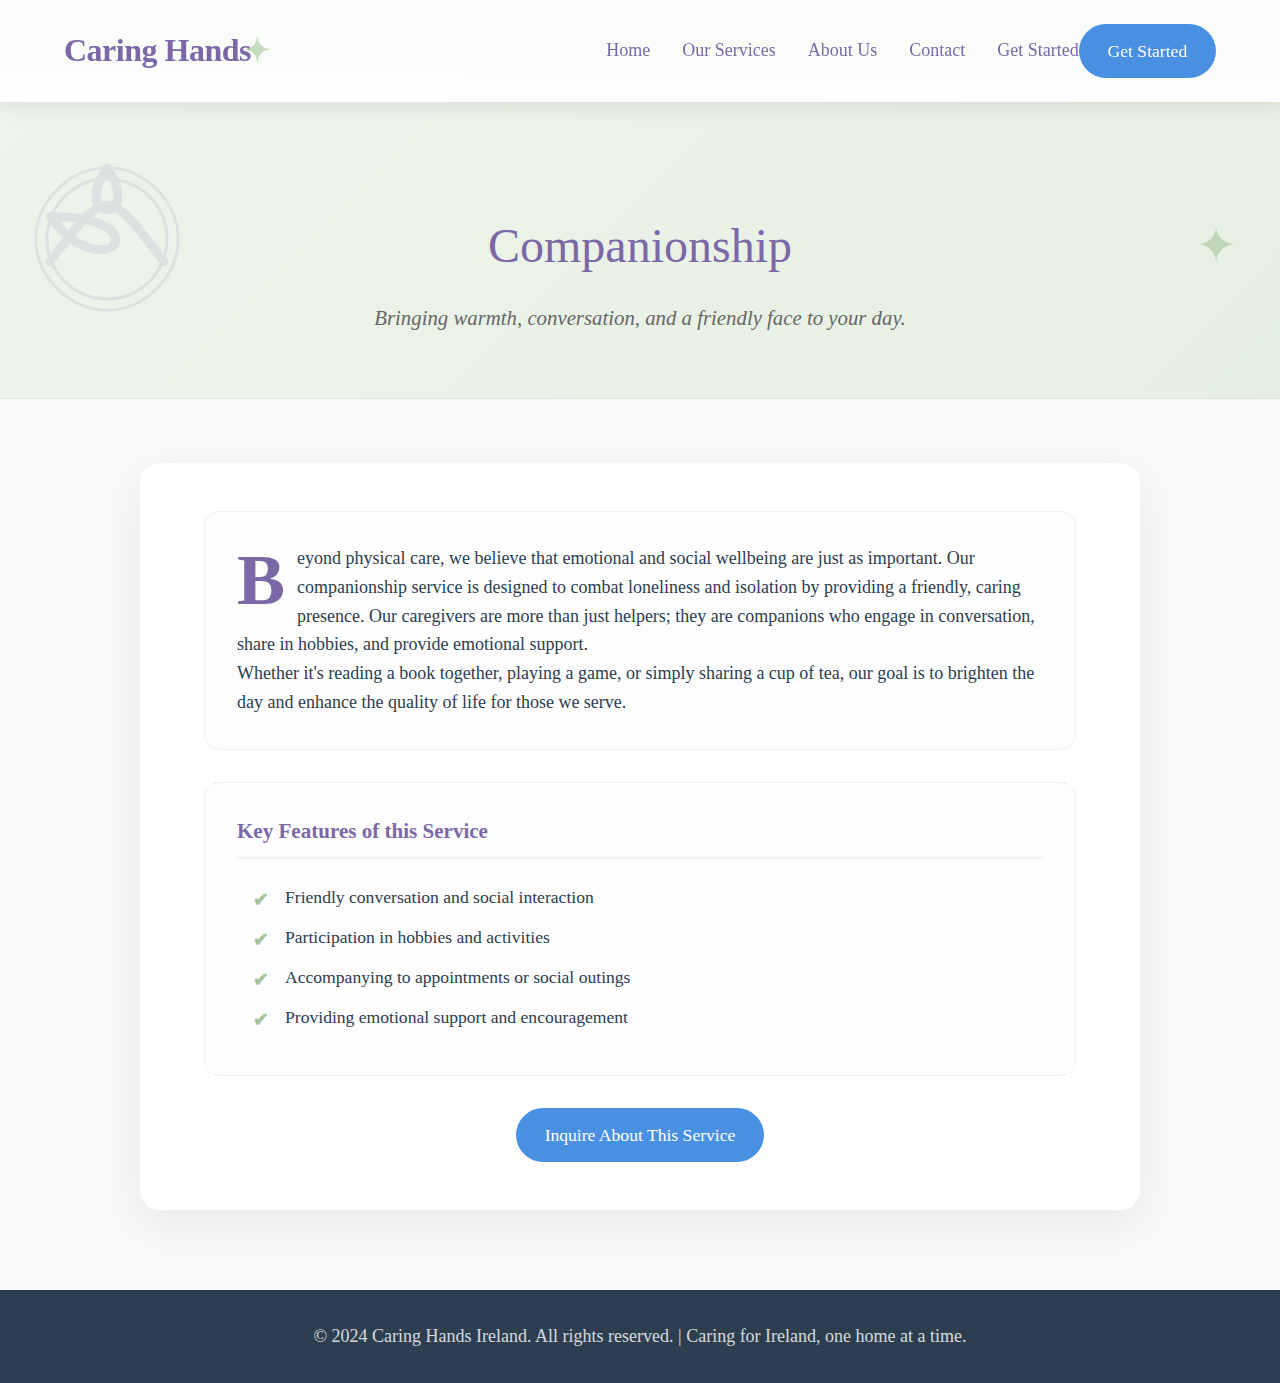
<file: service-4.html>
<!DOCTYPE html>
<html lang="en">
<head>
    <meta charset="UTF-8">
    <meta name="viewport" content="width=device-width, initial-scale=1.0">
    <title>Companionship | Caring Hands Ireland</title>
    <link rel="stylesheet" href="style.css">
</head>
<body>
    <!-- Navigation -->
    <div class="nav-container">
        <nav>
            <a href="index.html" class="logo mystique-accent">Caring Hands</a>
            <ul class="nav-links">
                <li><a href="index.html">Home</a></li>
                <li><a href="services.html">Our Services</a></li>
                <li><a href="about.html">About Us</a></li>
                <li><a href="contact.html">Contact</a></li>
                <li><a href="contact.html" class="cta-mobile-link">Get Started</a></li>
            </ul>
            <a href="contact.html" class="cta-button">Get Started</a>
            <button class="hamburger-menu" aria-label="Open navigation menu" aria-expanded="false">
                <span class="hamburger-bar"></span>
                <span class="hamburger-bar"></span>
                <span class="hamburger-bar"></span>
            </button>
        </nav>
    </div>

    <!-- Subpage Header -->
    <header class="subpage-header">
        <div class="container">
            <h1 class="mystique-accent">Companionship</h1>
            <p class="subtitle">Bringing warmth, conversation, and a friendly face to your day.</p>
        </div>
    </header>

    <!-- Main Content -->
    <main class="subpage-main">
        <div class="subpage-content">
            <div class="content-section">
                <p>Beyond physical care, we believe that emotional and social wellbeing are just as important. Our companionship service is designed to combat loneliness and isolation by providing a friendly, caring presence. Our caregivers are more than just helpers; they are companions who engage in conversation, share in hobbies, and provide emotional support.</p>
                <p>Whether it's reading a book together, playing a game, or simply sharing a cup of tea, our goal is to brighten the day and enhance the quality of life for those we serve.</p>
            </div>
            <div class="content-section">
                <h3>Key Features of this Service</h3>
                <ul>
                    <li>Friendly conversation and social interaction</li>
                    <li>Participation in hobbies and activities</li>
                    <li>Accompanying to appointments or social outings</li>
                    <li>Providing emotional support and encouragement</li>
                </ul>
            </div>
            <a href="contact.html" class="cta-button" style="display: block; width: fit-content; margin: 2rem auto 0;">Inquire About This Service</a>
        </div>
    </main>

    <!-- Footer -->
    <footer>
        <div class="container">
            <p>&copy; 2024 Caring Hands Ireland. All rights reserved. | Caring for Ireland, one home at a time.</p>
        </div>
    </footer>
    <script src="script.js"></script>
</body>
</html>
</file>
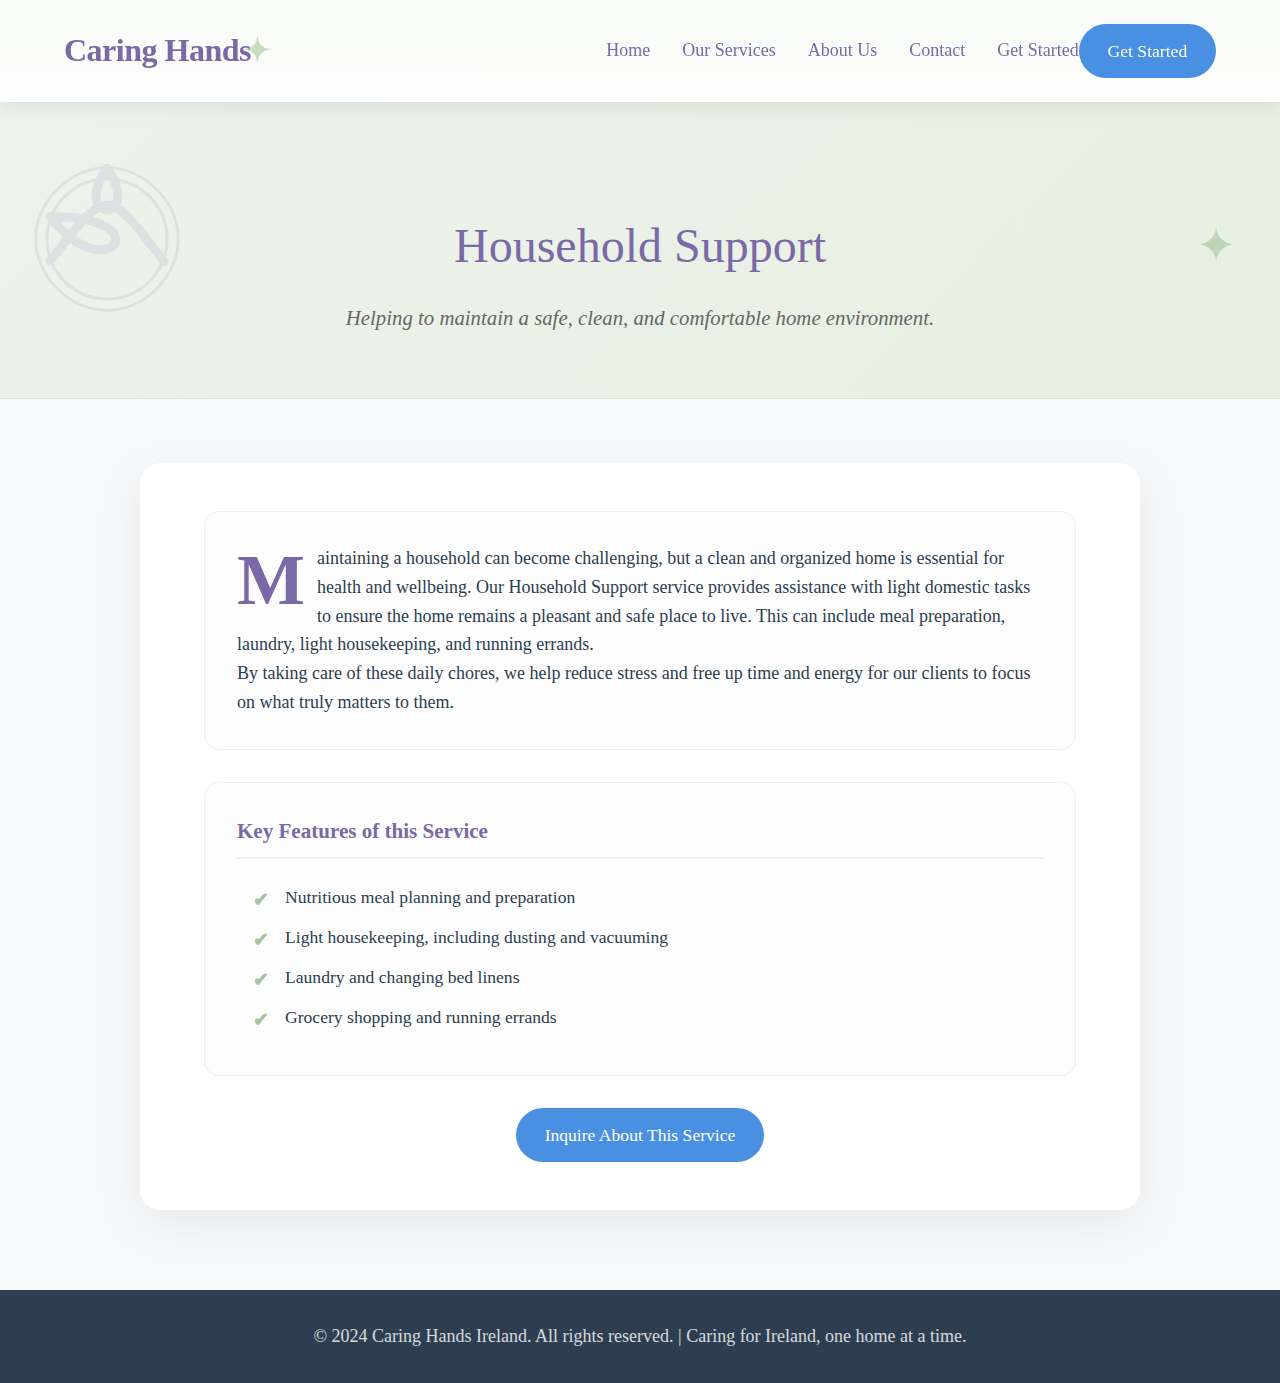
<file: service-5.html>
<!DOCTYPE html>
<html lang="en">
<head>
    <meta charset="UTF-8">
    <meta name="viewport" content="width=device-width, initial-scale=1.0">
    <title>Household Support | Caring Hands Ireland</title>
    <link rel="stylesheet" href="style.css">
</head>
<body>
    <!-- Navigation -->
    <div class="nav-container">
        <nav>
            <a href="index.html" class="logo mystique-accent">Caring Hands</a>
            <ul class="nav-links">
                <li><a href="index.html">Home</a></li>
                <li><a href="services.html">Our Services</a></li>
                <li><a href="about.html">About Us</a></li>
                <li><a href="contact.html">Contact</a></li>
                <li><a href="contact.html" class="cta-mobile-link">Get Started</a></li>
            </ul>
            <a href="contact.html" class="cta-button">Get Started</a>
            <button class="hamburger-menu" aria-label="Open navigation menu" aria-expanded="false">
                <span class="hamburger-bar"></span>
                <span class="hamburger-bar"></span>
                <span class="hamburger-bar"></span>
            </button>
        </nav>
    </div>

    <!-- Subpage Header -->
    <header class="subpage-header">
        <div class="container">
            <h1 class="mystique-accent">Household Support</h1>
            <p class="subtitle">Helping to maintain a safe, clean, and comfortable home environment.</p>
        </div>
    </header>

    <!-- Main Content -->
    <main class="subpage-main">
        <div class="subpage-content">
            <div class="content-section">
                <p>Maintaining a household can become challenging, but a clean and organized home is essential for health and wellbeing. Our Household Support service provides assistance with light domestic tasks to ensure the home remains a pleasant and safe place to live. This can include meal preparation, laundry, light housekeeping, and running errands.</p>
                <p>By taking care of these daily chores, we help reduce stress and free up time and energy for our clients to focus on what truly matters to them.</p>
            </div>
            <div class="content-section">
                <h3>Key Features of this Service</h3>
                <ul>
                    <li>Nutritious meal planning and preparation</li>
                    <li>Light housekeeping, including dusting and vacuuming</li>
                    <li>Laundry and changing bed linens</li>
                    <li>Grocery shopping and running errands</li>
                </ul>
            </div>
            <a href="contact.html" class="cta-button" style="display: block; width: fit-content; margin: 2rem auto 0;">Inquire About This Service</a>
        </div>
    </main>

    <!-- Footer -->
    <footer>
        <div class="container">
            <p>&copy; 2024 Caring Hands Ireland. All rights reserved. | Caring for Ireland, one home at a time.</p>
        </div>
    </footer>
    <script src="script.js"></script>
</body>
</html>
</file>
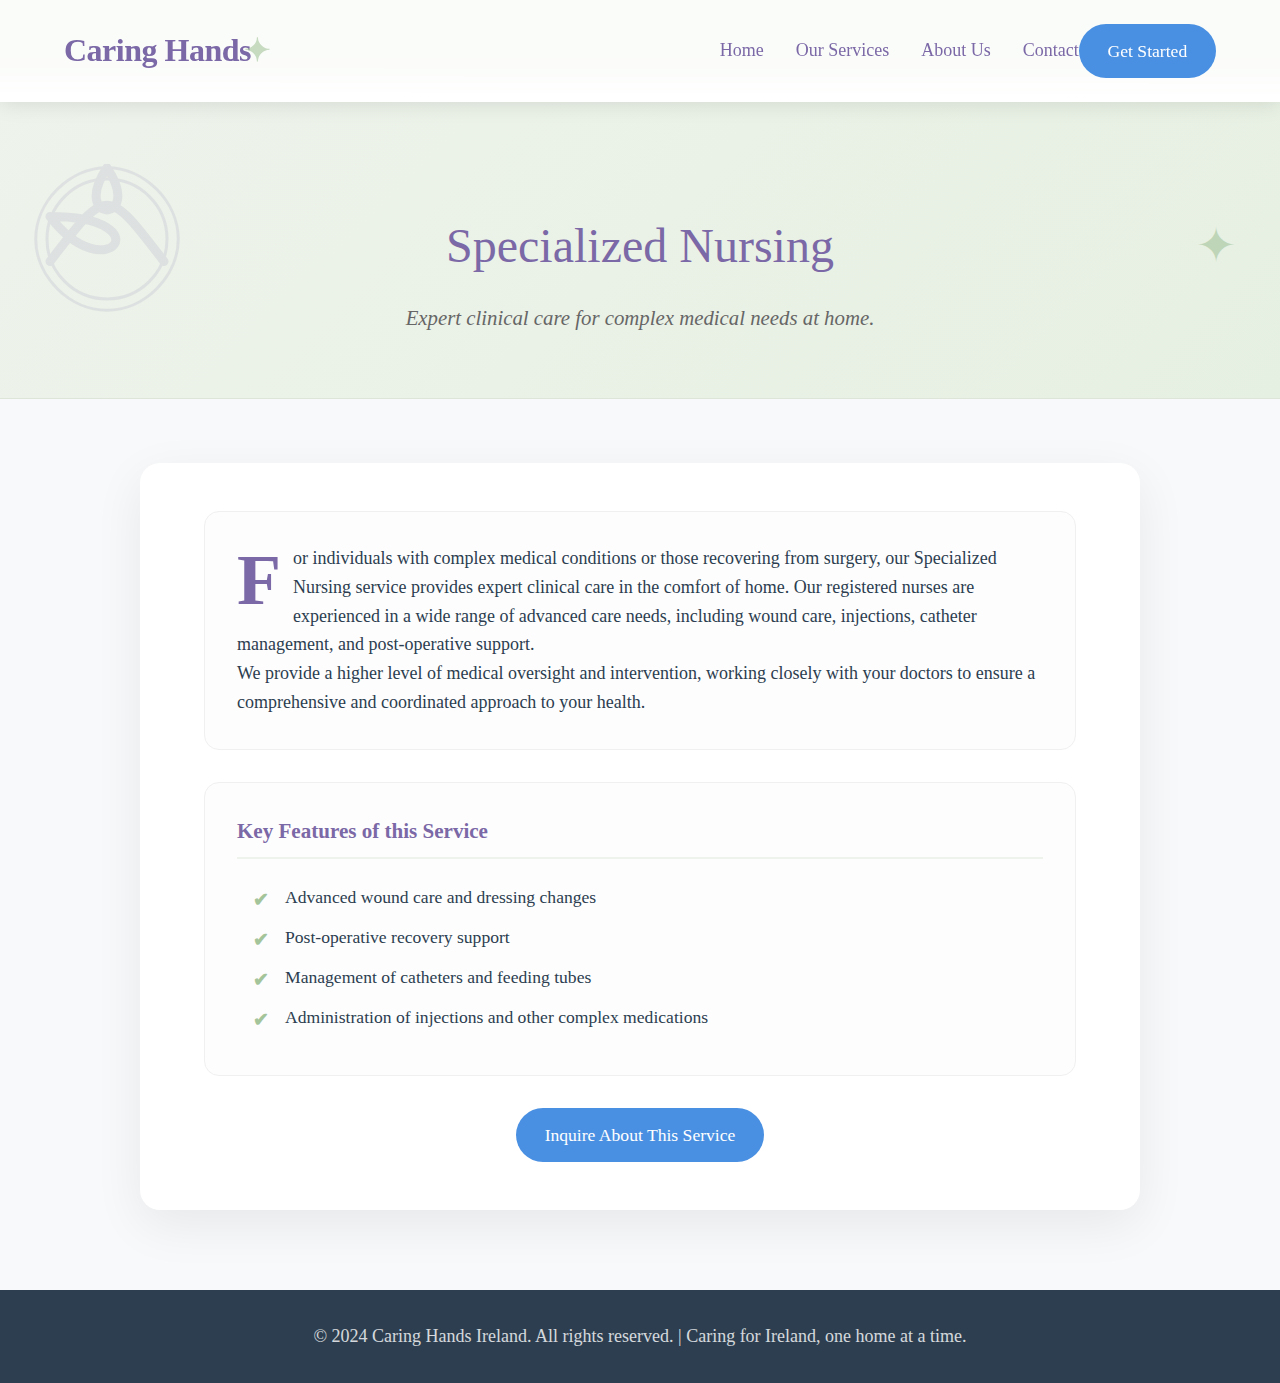
<file: service-6.html>
<!DOCTYPE html>
<html lang="en">
<head>
    <meta charset="UTF-8">
    <meta name="viewport" content="width=device-width, initial-scale=1.0">
    <title>Specialized Nursing | Caring Hands Ireland</title>
    <link rel="stylesheet" href="style.css">
</head>
<body>
    <!-- Navigation -->
    <div class="nav-container">
        <nav>
            <a href="index.html" class="logo mystique-accent">Caring Hands</a>
            <ul class="nav-links">
                <li><a href="index.html">Home</a></li>
                <li><a href="services.html">Our Services</a></li>
                <li><a href="about.html">About Us</a></li>
                <li><a href="contact.html">Contact</a></li>
            </ul>
            <a href="contact.html" class="cta-button">Get Started</a>
            <button class="hamburger-menu" aria-label="Open navigation menu" aria-expanded="false">
                <span class="hamburger-bar"></span>
                <span class="hamburger-bar"></span>
                <span class="hamburger-bar"></span>
            </button>
        </nav>
    </div>

    <!-- Subpage Header -->
    <header class="subpage-header">
        <div class="container">
            <h1 class="mystique-accent">Specialized Nursing</h1>
            <p class="subtitle">Expert clinical care for complex medical needs at home.</p>
        </div>
    </header>

    <!-- Main Content -->
    <main class="subpage-main">
        <div class="subpage-content">
            <div class="content-section">
                <p>For individuals with complex medical conditions or those recovering from surgery, our Specialized Nursing service provides expert clinical care in the comfort of home. Our registered nurses are experienced in a wide range of advanced care needs, including wound care, injections, catheter management, and post-operative support.</p>
                <p>We provide a higher level of medical oversight and intervention, working closely with your doctors to ensure a comprehensive and coordinated approach to your health.</p>
            </div>
            <div class="content-section">
                <h3>Key Features of this Service</h3>
                <ul>
                    <li>Advanced wound care and dressing changes</li>
                    <li>Post-operative recovery support</li>
                    <li>Management of catheters and feeding tubes</li>
                    <li>Administration of injections and other complex medications</li>
                </ul>
            </div>
            <a href="contact.html" class="cta-button" style="display: block; width: fit-content; margin: 2rem auto 0;">Inquire About This Service</a>
        </div>
    </main>

    <!-- Footer -->
    <footer>
        <div class="container">
            <p>&copy; 2024 Caring Hands Ireland. All rights reserved. | Caring for Ireland, one home at a time.</p>
        </div>
    </footer>
    <script src="script.js"></script>
</body>
</html>
</file>
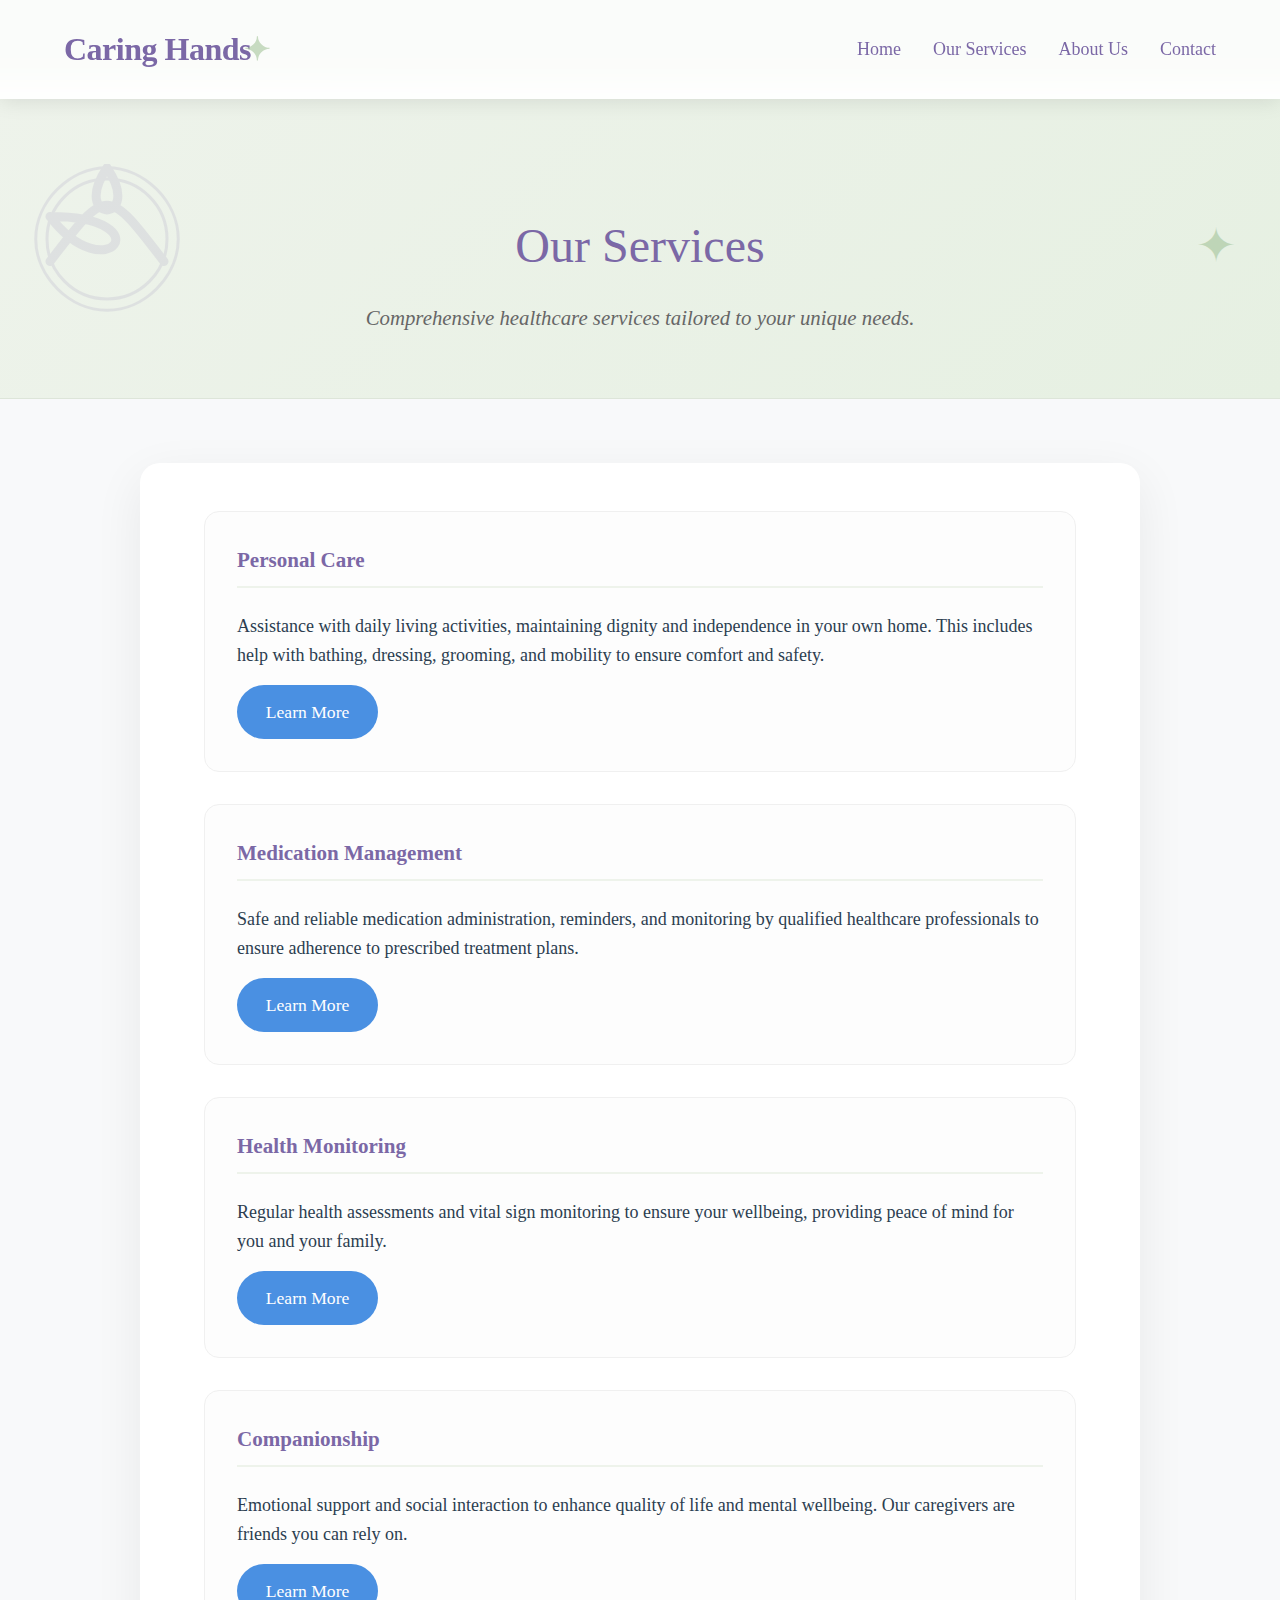
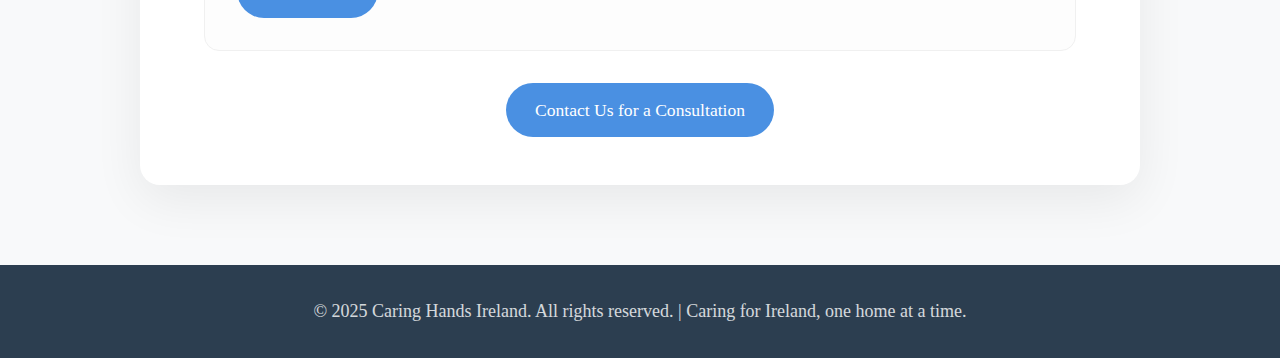
<file: services.html>
<!DOCTYPE html>
<html lang="en">
<head>
  <meta charset="UTF-8">
  <meta name="viewport" content="width=device-width, initial-scale=1.0">
  <title>Our Services | Caring Hands Ireland</title>
  <link rel="stylesheet" href="style.css">
</head>
<body>
  <!-- Navigation -->
  <div class="nav-container">
      <nav>
          <a href="index.html" class="logo mystique-accent">Caring Hands</a>
          <ul class="nav-links">
              <li><a href="index.html">Home</a></li>
              <li><a href="services.html">Our Services</a></li>
              <li><a href="about.html">About Us</a></li>
              <li><a href="contact.html">Contact</a></li>
          </ul>
          <button class="hamburger-menu" aria-label="Open navigation menu" aria-expanded="false">
              <span class="hamburger-bar"></span>
              <span class="hamburger-bar"></span>
              <span class="hamburger-bar"></span>
          </button>
      </nav>
  </div>

  <!-- Subpage Header -->
  <header class="subpage-header">
      <div class="container">
          <h1 class="mystique-accent">Our Services</h1>
          <p class="subtitle">Comprehensive healthcare services tailored to your unique needs.</p>
      </div>
  </header>

  <!-- Main Content -->
  <main class="subpage-main">
      <div class="subpage-content">
          <div class="service-detail-card">
              <h3>Personal Care</h3>
              <p>Assistance with daily living activities, maintaining dignity and independence in your own home. This includes help with bathing, dressing, grooming, and mobility to ensure comfort and safety.</p>
              <a href="service-1.html" class="cta-button" style="margin-top: 1rem;">Learn More</a>
          </div>

          <div class="service-detail-card">
              <h3>Medication Management</h3>
              <p>Safe and reliable medication administration, reminders, and monitoring by qualified healthcare professionals to ensure adherence to prescribed treatment plans.</p>
              <a href="service-2.html" class="cta-button" style="margin-top: 1rem;">Learn More</a>
          </div>

          <div class="service-detail-card">
              <h3>Health Monitoring</h3>
              <p>Regular health assessments and vital sign monitoring to ensure your wellbeing, providing peace of mind for you and your family.</p>
              <a href="service-3.html" class="cta-button" style="margin-top: 1rem;">Learn More</a>
          </div>

          <div class="service-detail-card">
              <h3>Companionship</h3>
              <p>Emotional support and social interaction to enhance quality of life and mental wellbeing. Our caregivers are friends you can rely on.</p>
              <a href="service-4.html" class="cta-button" style="margin-top: 1rem;">Learn More</a>
          </div>

          <a href="contact.html" class="cta-button" style="display: block; width: fit-content; margin: 2rem auto 0;">Contact Us for a Consultation</a>
      </div>
  </main>

  <!-- Footer -->
  <footer>
      <div class="container">
          <p>&copy; 2025 Caring Hands Ireland. All rights reserved. | Caring for Ireland, one home at a time.</p>
      </div>
  </footer>
  <script src="script.js"></script>
</body>
</html>
</file>
<file: style.css>
a {
  text-decoration: none;
}

* {
  margin: 0;
  padding: 0;
  box-sizing: border-box;
}

body {
  font-family: "Georgia", "Times New Roman", serif;
  line-height: 1.6;
  color: #2c3e50;
  background: #a4c49a;
  overflow-x: hidden;
  font-size: 18px;
}

body.no-scroll {
  overflow: hidden;
}

/* Navigation */
.nav-container {
  background: rgba(255, 255, 255, 0.95);
  backdrop-filter: blur(10px);
  position: fixed;
  top: 0;
  width: 100%;
  z-index: 1000;
  box-shadow: 0 2px 20px rgba(0, 0, 0, 0.1);
}

nav {
  display: flex;
  justify-content: space-between;
  align-items: center;
  padding: 1.5rem 5%;
  width: 100%;
}

.logo {
  font-size: 2rem;
  font-weight: 600;
  color: #7b68a6;
  letter-spacing: -0.5px;
  text-decoration: none;
  position: relative;
  z-index: 1002;
  margin-right: auto;
  /* Added margin-right auto to push logo fully to the left */
}

.nav-links {
  display: flex;
  list-style: none;
  gap: 2rem;
}

.nav-links a {
  text-decoration: none;
  color: #7b68a6;
  font-weight: 500;
  transition: all 0.3s ease;
  position: relative;
}

.nav-links a:hover {
  color: #6a5b94;
}

.nav-links a::after {
  content: "";
  position: absolute;
  bottom: -5px;
  left: 0;
  width: 0;
  height: 2px;
  background: #7b68a6;
  transition: width 0.3s ease;
}

.nav-links a:hover::after {
  width: 100%;
}

.cta-button {
  background: #4a90e2;
  color: white;
  padding: 0.8rem 1.8rem;
  border: none;
  border-radius: 30px;
  cursor: pointer;
  font-weight: 500;
  transition: all 0.3s ease;
  text-decoration: none;
  display: inline-block;
  font-size: 1.1rem;
}

.cta-button:hover {
  background: #357abd;
  transform: translateY(-2px);
  box-shadow: 0 5px 15px rgba(74, 144, 226, 0.3);
}

.hamburger-menu {
  display: none;
  background: none;
  border: none;
  cursor: pointer;
  padding: 0;
  position: relative;
  z-index: 1003;
  width: 28px;
  height: 18px;
}

.hamburger-bar {
  display: block;
  width: 28px;
  height: 3px;
  background-color: #7b68a6;
  transition: all 0.4s ease-in-out;
  position: absolute;
  left: 0;
}

.hamburger-bar:nth-child(1) {
  top: 0;
}
.hamburger-bar:nth-child(2) {
  top: 7.5px;
}
.hamburger-bar:nth-child(3) {
  top: 15px;
}

.hamburger-menu.is-active .hamburger-bar:nth-child(1) {
  top: 7.5px;
  transform: rotate(45deg);
}
.hamburger-menu.is-active .hamburger-bar:nth-child(2) {
  opacity: 0;
}
.hamburger-menu.is-active .hamburger-bar:nth-child(3) {
  top: 7.5px;
  transform: rotate(-45deg);
}

/* Scroll Down Indicator */
.scroll-down-indicator {
  position: absolute;
  bottom: 8rem;
  left: 50%;
  transform: translateX(-50%);
  text-align: center;
  z-index: 5;
  cursor: pointer;
  text-decoration: none;
  display: flex;
  flex-direction: column;
  align-items: center;
}

.scroll-down-indicator span {
  display: block;
  color: rgba(255, 255, 255, 0.9);
  font-size: 1.8rem;
  font-weight: 500;
  margin-bottom: 1.5rem;
  text-shadow: 1px 1px 3px rgba(0, 0, 0, 0.3);
  animation: text-fade-in 2s ease-in-out;
}

.scroll-arrow {
  animation: bounce-and-stretch 2.2s infinite ease-in-out;
}

.scroll-arrow svg path {
  stroke: rgba(135, 206, 235, 0.9);
}

@keyframes text-fade-in {
  0% {
    opacity: 0;
  }
  100% {
    opacity: 1;
  }
}

@keyframes bounce-and-stretch {
  0% {
    transform: translateY(-20px) scaleX(1.6) scaleY(1.2);
    opacity: 0.7;
  }
  50% {
    transform: translateY(15px) scaleX(2.0) scaleY(1.2);
    opacity: 1;
  }
  100% {
    transform: translateY(-20px) scaleX(1.6) scaleY(1.2);
    opacity: 0.7;
  }
}

/* Hero Section */
.hero {
  min-height: 100vh;
  display: flex;
  align-items: center;
  justify-content: center;
  text-align: center;
  position: relative;
  background: linear-gradient(135deg, #a4c49a 0%, #91b085 100%);
  overflow: hidden;
  z-index: 1;
}

.hero::before {
  content: "";
  position: absolute;
  top: 0;
  left: 0;
  right: 0;
  bottom: 0;
  background: url('data:image/svg+xml,<svg xmlns="http://www.w3.org/2000/svg" viewBox="0 0 100 100"><circle cx="20" cy="20" r="1" fill="rgba(135,206,235,0.25)"/><circle cx="80" cy="40" r="1.5" fill="rgba(135,206,235,0.22)"/><circle cx="40" cy="70" r="1" fill="rgba(135,206,235,0.25)"/><circle cx="70" cy="80" r="1.2" fill="rgba(135,206,235,0.23)"/><circle cx="30" cy="50" r="0.8" fill="rgba(135,206,235,0.24)"/><circle cx="60" cy="25" r="1.3" fill="rgba(135,206,235,0.21)"/><circle cx="15" cy="75" r="1.1" fill="rgba(135,206,235,0.26)"/><circle cx="85" cy="65" r="0.9" fill="rgba(135,206,235,0.23)"/></svg>');
  animation: float 20s infinite linear;
}

@keyframes float {
  0% {
    transform: translateY(0) translateX(0);
  }
  25% {
    transform: translateY(-10px) translateX(5px);
  }
  50% {
    transform: translateY(0) translateX(-5px);
  }
  75% {
    transform: translateY(10px) translateX(5px);
  }
  100% {
    transform: translateY(0) translateX(0);
  }
}

.hero-content {
  max-width: 800px;
  padding: 2rem;
  position: relative;
  z-index: 2;
}

.hero h1 {
  font-size: 4rem;
  margin-bottom: 1.5rem;
  color: white;
  text-shadow: 2px 2px 4px rgba(0, 0, 0, 0.1);
  line-height: 1.2;
  font-weight: 400;
}

.hero p {
  font-size: 1.5rem;
  margin-bottom: 2rem;
  color: rgba(255, 255, 255, 0.9);
  font-style: italic;
}

.hero .cta-button {
  font-size: 1.1rem;
  padding: 1rem 2.5rem;
  margin: 0 1rem;
  background: white;
  color: #7b68a6;
}

.hero .cta-button:hover {
  background: #f8f9fa;
  transform: translateY(-3px);
}

/* Services Section */
.services {
  padding: 8rem 5% 5rem 5%;
  background: white;
  position: relative;
  z-index: 10;
}

.services::before {
  content: "";
  position: absolute;
  top: -50px;
  left: 0;
  right: 0;
  height: 100px;
  background: #a4c49a;
  clip-path: polygon(0 50px, 100% 0, 100% 50px, 0 100%);
}

.container {
  max-width: 1200px;
  margin: 0 auto;
}

.section-title {
  text-align: center;
  margin-bottom: 3rem;
}

.section-title h2 {
  font-size: 2.5rem;
  color: #7b68a6;
  margin-bottom: 1rem;
  font-weight: 300;
}

.section-title p {
  font-size: 1.2rem;
  color: #666;
  max-width: 600px;
  margin: 0 auto;
  font-style: italic;
}

.services-grid {
  display: grid;
  grid-template-columns: repeat(auto-fit, minmax(300px, 1fr));
  gap: 2rem;
  margin-top: 3rem;
}

.service-card {
  background: white;
  padding: 2.5rem;
  border-radius: 15px;
  text-align: center;
  transition: all 0.3s ease;
  border: 1px solid #f0f0f0;
  position: relative;
  overflow: hidden;
  height: 380px;
  display: flex;
  flex-direction: column;
  justify-content: space-between;
}

.service-card-link {
  text-decoration: none;
  color: inherit;
  display: block;
}

.service-card-link:hover {
  text-decoration: none;
}

.service-card::before {
  content: "";
  position: absolute;
  top: 0;
  left: 0;
  width: 100%;
  height: 100%;
  border-radius: 15px;
  background: linear-gradient(90deg, #7b68a6 0%, #6a5b94 100%);
  clip-path: polygon(0 0, 0% 0, 0% 100%, 0 100%);
  transition: clip-path 1.2s ease;
  z-index: 0;
}

.service-card:hover::before {
  clip-path: polygon(0 0, 100% 0, 100% 100%, 0 100%);
}

.service-card > * {
  position: relative;
  z-index: 1;
}

.service-card .service-icon {
  transition: all 1.2s ease;
}

.service-card h3 {
  transition: color 1.2s ease;
}

.service-card p {
  transition: color 1.2s ease;
}

.service-card:hover .service-icon {
  background: rgba(255, 255, 255, 0.2);
  color: white;
}

.service-card:hover h3 {
  color: white;
}

.service-card:hover p {
  color: rgba(255, 255, 255, 0.9);
}

.service-card:hover {
  transform: translateY(-5px);
  box-shadow: 0 10px 30px rgba(123, 104, 166, 0.1);
}

.service-icon {
  width: 80px;
  height: 80px;
  background: linear-gradient(135deg, #4a90e2 0%, #357abd 100%);
  border-radius: 50%;
  margin: 0 auto 1.5rem;
  display: flex;
  align-items: center;
  justify-content: center;
  font-size: 2rem;
  color: white;
  box-shadow: 0 4px 15px rgba(74, 144, 226, 0.3);
}

.service-card h3 {
  font-size: 1.5rem;
  margin-bottom: 1rem;
  color: #7b68a6;
}

.service-card p {
  color: #666;
  line-height: 1.8;
}

/* Popup Book Sections */
.popup-section {
  min-height: 100vh;
  position: relative;
  overflow: hidden;
  display: flex;
  align-items: center;
  justify-content: center;
  padding: 5rem 5%;
}

.popup-content {
  transform: translateY(100px) rotateX(-15deg);
  opacity: 0;
  transition: all 0.8s cubic-bezier(0.25, 0.46, 0.45, 0.94);
  transform-style: preserve-3d;
  perspective: 1000px;
  max-width: 1200px;
  width: 100%;
}

.popup-content.popup-active {
  transform: translateY(0) rotateX(0deg);
  opacity: 1;
}

/* About Popup */
.about-popup {
  background: linear-gradient(135deg, #7b68a6 0%, #6a5b94 100%);
  color: white;
  z-index: 20;
}

.about-popup::before {
  content: "";
  position: absolute;
  top: 0;
  left: 0;
  right: 0;
  bottom: 0;
  background: url('data:image/svg+xml,<svg xmlns="http://www.w3.org/2000/svg" viewBox="0 0 100 100"><rect x="20" y="30" width="60" height="40" fill="rgba(255,255,255,0.05)" rx="5"/><circle cx="30" cy="40" r="3" fill="rgba(255,255,255,0.1)"/><circle cx="70" cy="60" r="2" fill="rgba(255,255,255,0.08)"/></svg>');
  animation: gentle-float 25s infinite linear;
}

@keyframes gentle-float {
  0% {
    transform: translateY(0) scale(1);
  }
  50% {
    transform: translateY(-20px) scale(1.02);
  }
  100% {
    transform: translateY(0) scale(1);
  }
}

.about-content {
  display: grid;
  grid-template-columns: 1fr 1fr;
  gap: 4rem;
  align-items: center;
}

.about-text h2 {
  font-size: 2.5rem;
  margin-bottom: 1.5rem;
  font-weight: 300;
}

.about-text p {
  font-size: 1.1rem;
  margin-bottom: 1.5rem;
  line-height: 1.8;
  opacity: 0.9;
}

.about-image {
  background: rgba(255, 255, 255, 0.1);
  height: 400px;
  border-radius: 20px;
  position: relative;
  backdrop-filter: blur(10px);
  border: 1px solid rgba(255, 255, 255, 0.2);
}

.about-image::before {
  content: "Our Story";
  position: absolute;
  top: 50%;
  left: 50%;
  transform: translate(-50%, -50%);
  color: white;
  font-size: 1.2rem;
  font-style: italic;
}

/* Contact Popup */
.contact-popup {
  background: linear-gradient(135deg, #4a90e2 0%, #357abd 100%);
  color: white;
  z-index: 30;
}

.contact-popup::before {
  content: "";
  position: absolute;
  top: 0;
  left: 0;
  right: 0;
  bottom: 0;
  background: url('data:image/svg+xml,<svg xmlns="http://www.w3.org/2000/svg" viewBox="0 0 100 100"><polygon points="50,20 60,40 80,40 66,52 72,72 50,60 28,72 34,52 20,40 40,40" fill="rgba(255,255,255,0.08)"/><circle cx="25" cy="75" r="2" fill="rgba(255,255,255,0.06)"/></svg>');
  animation: sparkle-drift 30s infinite linear;
}

@keyframes sparkle-drift {
  0% {
    transform: rotate(0deg) translateX(0);
  }
  100% {
    transform: rotate(360deg) translateX(10px);
  }
}

.contact-content {
  text-align: center;
}

.contact-content h2 {
  font-size: 2.5rem;
  margin-bottom: 1rem;
  font-weight: 300;
}

.contact-content > p {
  font-size: 1.2rem;
  margin-bottom: 2rem;
  opacity: 0.9;
  font-style: italic;
}

.contact-info {
  display: grid;
  grid-template-columns: repeat(auto-fit, minmax(250px, 1fr));
  gap: 2rem;
  margin-top: 3rem;
}

.contact-item {
  background: rgba(255, 255, 255, 0.15);
  padding: 2rem;
  border-radius: 15px;
  text-align: center;
  backdrop-filter: blur(10px);
  border: 1px solid rgba(255, 255, 255, 0.2);
  transition: all 0.3s ease;
}

.contact-item:hover {
  transform: translateY(-5px);
  background: rgba(255, 255, 255, 0.25);
}

.contact-item h3 {
  font-size: 1.1rem;
  margin-bottom: 0.75rem;
  color: #a4c49a;
}

.contact-item p {
  font-size: 1.2rem;
  margin: 0;
}

.contact-page-link-container {
  margin-top: 3rem;
  text-align: center;
}

.contact-page-link {
  display: inline-block;
  padding: 1.2rem 3rem;
  background: rgba(255, 255, 255, 0.9);
  color: #4a90e2;
  text-decoration: none;
  border-radius: 30px;
  font-size: 1.3rem;
  font-weight: 600;
  transition: all 2s ease;
  backdrop-filter: blur(10px);
  border: 2px solid rgba(255, 255, 255, 0.3);
}

.contact-page-link:hover {
  background: #7b68a6 !important;
  color: white !important;
}

/* Footer */
footer {
  background: #2c3e50;
  color: white;
  text-align: center;
  padding: 2rem 5%;
  position: relative;
  z-index: 40;
}

footer p {
  opacity: 0.8;
}

/* Animations */
.fade-in {
  opacity: 0;
  transform: translateY(30px);
  animation: fadeInUp 0.8s ease forwards;
}

@keyframes fadeInUp {
  to {
    opacity: 1;
    transform: translateY(0);
  }
}

.mystique-accent {
  position: relative;
}

.mystique-accent::after {
  content: "✦";
  position: absolute;
  right: -20px;
  top: 50%;
  transform: translateY(-50%);
  color: #a4c49a;
  opacity: 0.6;
  animation: sparkle-accent 3s ease-in-out infinite;
}

@keyframes sparkle-accent {
  0%,
  100% {
    opacity: 0.6;
    transform: translateY(-50%) scale(1);
  }
  50% {
    opacity: 1;
    transform: translateY(-50%) scale(1.2);
  }
}

/* Subpage Styles */
.subpage-header {
  padding: 8rem 5% 4rem;
  text-align: center;
  background: linear-gradient(135deg, #eef3eb 0%, #e6f0e2 100%);
  position: relative;
  margin-top: 80px;
  border-bottom: 1px solid #dde5d9;
  overflow: hidden;
}

.subpage-header h1 {
  font-size: 3rem;
  color: #7b68a6;
  margin-bottom: 1rem;
  font-weight: 400;
  position: relative;
}

.subpage-header .subtitle {
  font-size: 1.3rem;
  color: #666;
  max-width: 700px;
  margin: 0 auto;
  font-style: italic;
}

.subpage-main {
  padding: 4rem 5% 5rem;
  background: #f8f9fa;
}

.subpage-content {
  max-width: 1000px;
  margin: 0 auto;
  background: #ffffff;
  padding: 3rem 4rem;
  border-radius: 20px;
  box-shadow: 0 15px 50px rgba(0, 0, 0, 0.07);
}

.subpage-header h1::after {
  content: "✦";
  position: absolute;
  right: -20px;
  top: 50%;
  transform: translateY(-50%);
  color: #a4c49a;
  opacity: 0.6;
  animation: sparkle-accent 3s ease-in-out infinite;
  display: inline;
  width: auto;
  height: auto;
  background: none;
  margin: 0;
  border-radius: 0;
}

/* Celtic knot positioned on left side with proper padding */
.subpage-header::before {
  content: "";
  position: absolute;
  top: 50%;
  left: 2rem;
  transform: translateY(-50%);
  width: 150px;
  height: 150px;
  background-image: url('data:image/svg+xml,<svg xmlns="http://www.w3.org/2000/svg" viewBox="0 0 100 100"><path d="M50,2.5 C25,40 75,40 50,2.5 M12,65 C50,15 50,15 88,65 M12,35 C88,35 50,85 12,35" stroke="%237b68a6" stroke-width="6" stroke-linecap="round" stroke-linejoin="round" fill="none"/><path d="M50,2.5 C75,2.5 97.5,25 97.5,50 C97.5,75 75,97.5 50,97.5 C25,97.5 2.5,75 2.5,50 C2.5,25 25,2.5 50,2.5 M50,10 C27.9,10 10,27.9 10,50 C10,72.1 27.9,90 50,90 C72.1,90 90,72.1 90,50 C90,27.9 72.1,10 50,10" stroke="%237b68a6" stroke-width="2" fill="none"/></svg>');
  background-size: contain;
  background-repeat: no-repeat;
  background-position: center;
  opacity: 0.12;
  animation: gentle-sway 12s ease-in-out infinite;
  z-index: 0;
  pointer-events: none;
}

@keyframes gentle-sway {
  0% {
    transform: translateY(-50%) rotate(-5deg) scale(1);
  }
  50% {
    transform: translateY(-50%) rotate(5deg) scale(1.05);
  }
  100% {
    transform: translateY(-50%) rotate(-5deg) scale(1);
  }
}

.contact-layout {
  display: grid;
  grid-template-columns: 2fr 1fr;
  gap: 3rem;
  align-items: flex-start;
}

.contact-form input,
.contact-form textarea {
  width: 100%;
  padding: 1.2rem;
  margin-bottom: 1.5rem;
  border: 2px solid #e0e0e0;
  border-radius: 10px;
  background-color: #fdfdfd;
  font-family: inherit;
  font-size: 1rem;
  transition: all 0.3s ease;
  color: #333;
}

.contact-form input::placeholder,
.contact-form textarea::placeholder {
  color: #999;
}

.contact-form input:focus,
.contact-form textarea:focus {
  outline: none;
  border-color: #7b68a6;
  box-shadow: 0 0 10px rgba(123, 104, 166, 0.2);
  background-color: #fff;
}

.contact-details-container h3,
.contact-form-container h3 {
  font-size: 1.8rem;
  color: #7b68a6;
  margin-bottom: 1.5rem;
}

.contact-page-info .contact-item {
  background: #f9f9f9;
  padding: 1.5rem;
  border-radius: 10px;
  margin-bottom: 1rem;
  border-left: 4px solid #a4c49a;
}

.contact-page-info .contact-item h4 {
  font-size: 1.2rem;
  color: #7b68a6;
  margin-bottom: 0.5rem;
}

.contact-page-info .contact-item p {
  font-size: 1rem;
  color: #555;
}

.content-section {
  background-color: #fdfdfd;
  border: 1px solid #f0f0f0;
  border-radius: 15px;
  padding: 2rem;
  margin-bottom: 2rem;
}

.content-section:first-of-type > p:first-of-type::first-letter {
  font-size: 4.5rem;
  font-weight: bold;
  color: #7b68a6;
  float: left;
  line-height: 0.8;
  margin-right: 0.75rem;
  margin-top: 0.5rem;
  font-family: "Georgia", serif;
}

.subpage-content h2,
.subpage-content h3 {
  color: #7b68a6;
  margin-bottom: 1.5rem;
  padding-bottom: 0.5rem;
  border-bottom: 2px solid #eef3eb;
}

.subpage-content ul {
  list-style: none;
  padding-left: 1rem;
}

.subpage-content ul li {
  padding-left: 2rem;
  position: relative;
  margin-bottom: 0.75rem;
  font-size: 1.1rem;
}

.subpage-content ul li::before {
  content: "✔";
  position: absolute;
  left: 0;
  top: 2px;
  color: #a4c49a;
  font-weight: bold;
  font-size: 1.2rem;
}

.team-grid {
  display: grid;
  grid-template-columns: repeat(auto-fit, minmax(200px, 1fr));
  gap: 2rem;
  text-align: center;
}

.team-member-img {
  width: 120px;
  height: 120px;
  border-radius: 50%;
  background-color: #eef3eb;
  margin: 0 auto 1rem;
  display: flex;
  align-items: center;
  justify-content: center;
  color: #a4c49a;
  font-size: 3rem;
  border: 3px solid white;
  box-shadow: 0 4px 10px rgba(0, 0, 0, 0.05);
  position: relative;
}

/* Removed problematic SVG, using emoji icon via ::before */
.team-member-img::before {
  content: "👤";
  font-size: 2.5rem;
}

.team-member h4 {
  color: #7b68a6;
  font-size: 1.2rem;
}

.team-member p {
  font-style: italic;
  color: #666;
}

.service-detail-card {
  background-color: #fdfdfd;
  border: 1px solid #f0f0f0;
  border-radius: 15px;
  padding: 2rem;
  margin-bottom: 2rem;
}

/* Tablet & Small Laptop */
@media (max-width: 992px) {
  .nav-links {
    position: fixed;
    top: 0;
    right: 0;
    height: 100vh;
    width: 60%;
    max-width: 400px;
    background: rgba(255, 255, 255, 0.98);
    backdrop-filter: blur(15px);
    flex-direction: column;
    align-items: center;
    justify-content: center;
    gap: 3rem;
    transform: translateX(100%);
    transition: transform 0.4s ease-in-out;
    z-index: 1001;
    padding-top: 5rem;
  }

  .nav-links.nav-active {
    transform: translateX(0);
  }

  .nav-links a {
    font-size: 1.5rem;
  }

  .cta-mobile-link {
    background: #4a90e2;
    color: white !important;
    padding: 0.8rem 2.5rem;
    border-radius: 30px;
    margin-top: 1rem;
  }
  .cta-mobile-link:hover {
    background: #357abd;
    color: white !important;
  }
  .cta-mobile-link::after {
    display: none;
  }

  nav .cta-button {
    display: none;
  }

  .hamburger-menu {
    display: block;
  }

  .about-content {
    grid-template-columns: 1fr;
    text-align: center;
  }

  .about-image {
    height: 300px;
    grid-row: 1;
  }

  .contact-layout {
    grid-template-columns: 1fr;
  }
}

/* Mobile Devices */
@media (max-width: 767px) {
  body {
    font-size: 16px;
  }

  nav {
    padding: 1rem 5%;
  }

  .logo {
    font-size: 1.5rem;
  }

  .hero h1 {
    font-size: 2.5rem;
  }

  .hero p {
    font-size: 1.1rem;
  }

  .services {
    padding-top: 6rem;
  }

  /* Added fixed height for mobile service cards */
  .service-card {
    height: 380px;
  }

  .popup-section {
    padding: 4rem 5%;
  }

  .contact-info {
    grid-template-columns: 1fr;
  }

  .subpage-header {
    padding: 6rem 5% 3rem;
    margin-top: 65px;
  }

  .subpage-header h1 {
    font-size: 2.2rem;
  }

  .subpage-header .subtitle {
    font-size: 1.1rem;
  }

  /* Reduced celtic knot size for mobile */
  .subpage-header::before {
    width: 100px;
    height: 100px;
    left: 1rem;
  }

  .subpage-main {
    padding: 3rem 5%;
  }

  .subpage-content {
    padding: 2rem 1.5rem;
  }

  .mystique-accent::after {
    right: -15px;
    font-size: 0.8em;
  }
}
</file>
